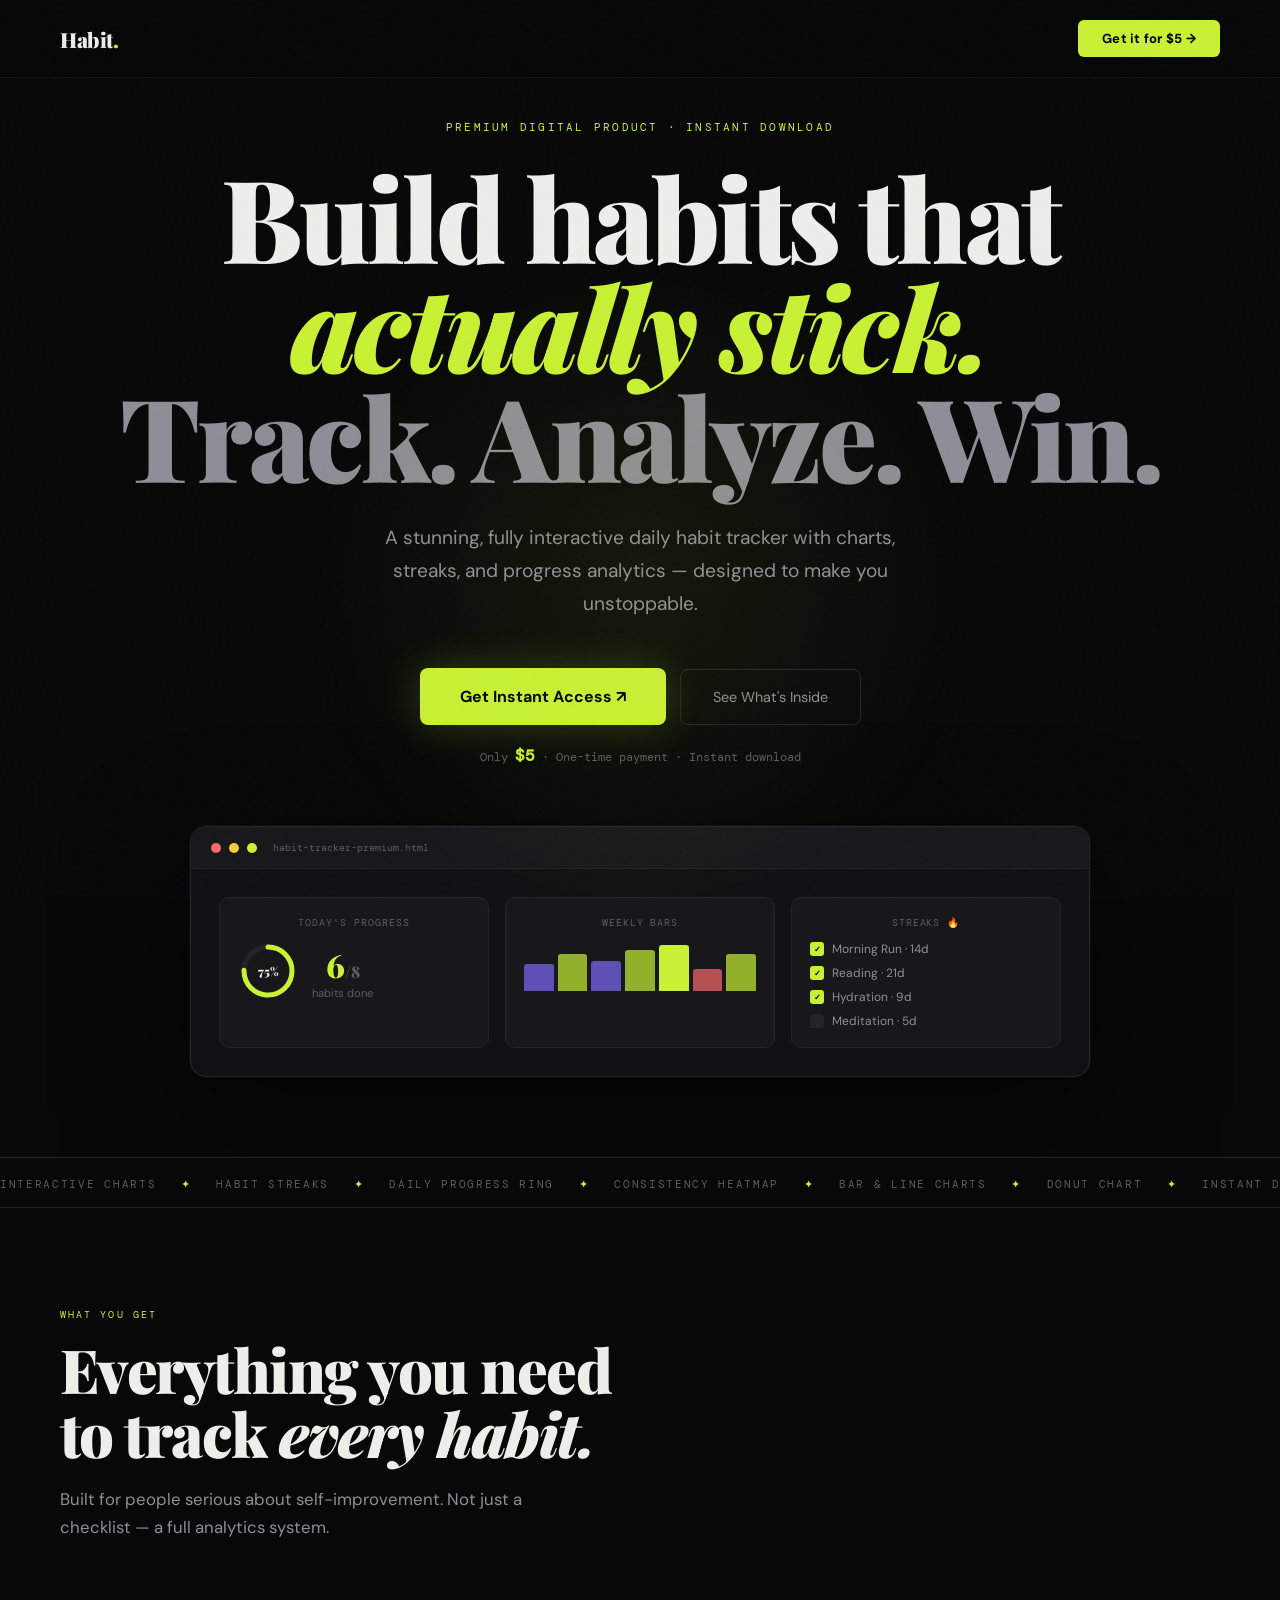
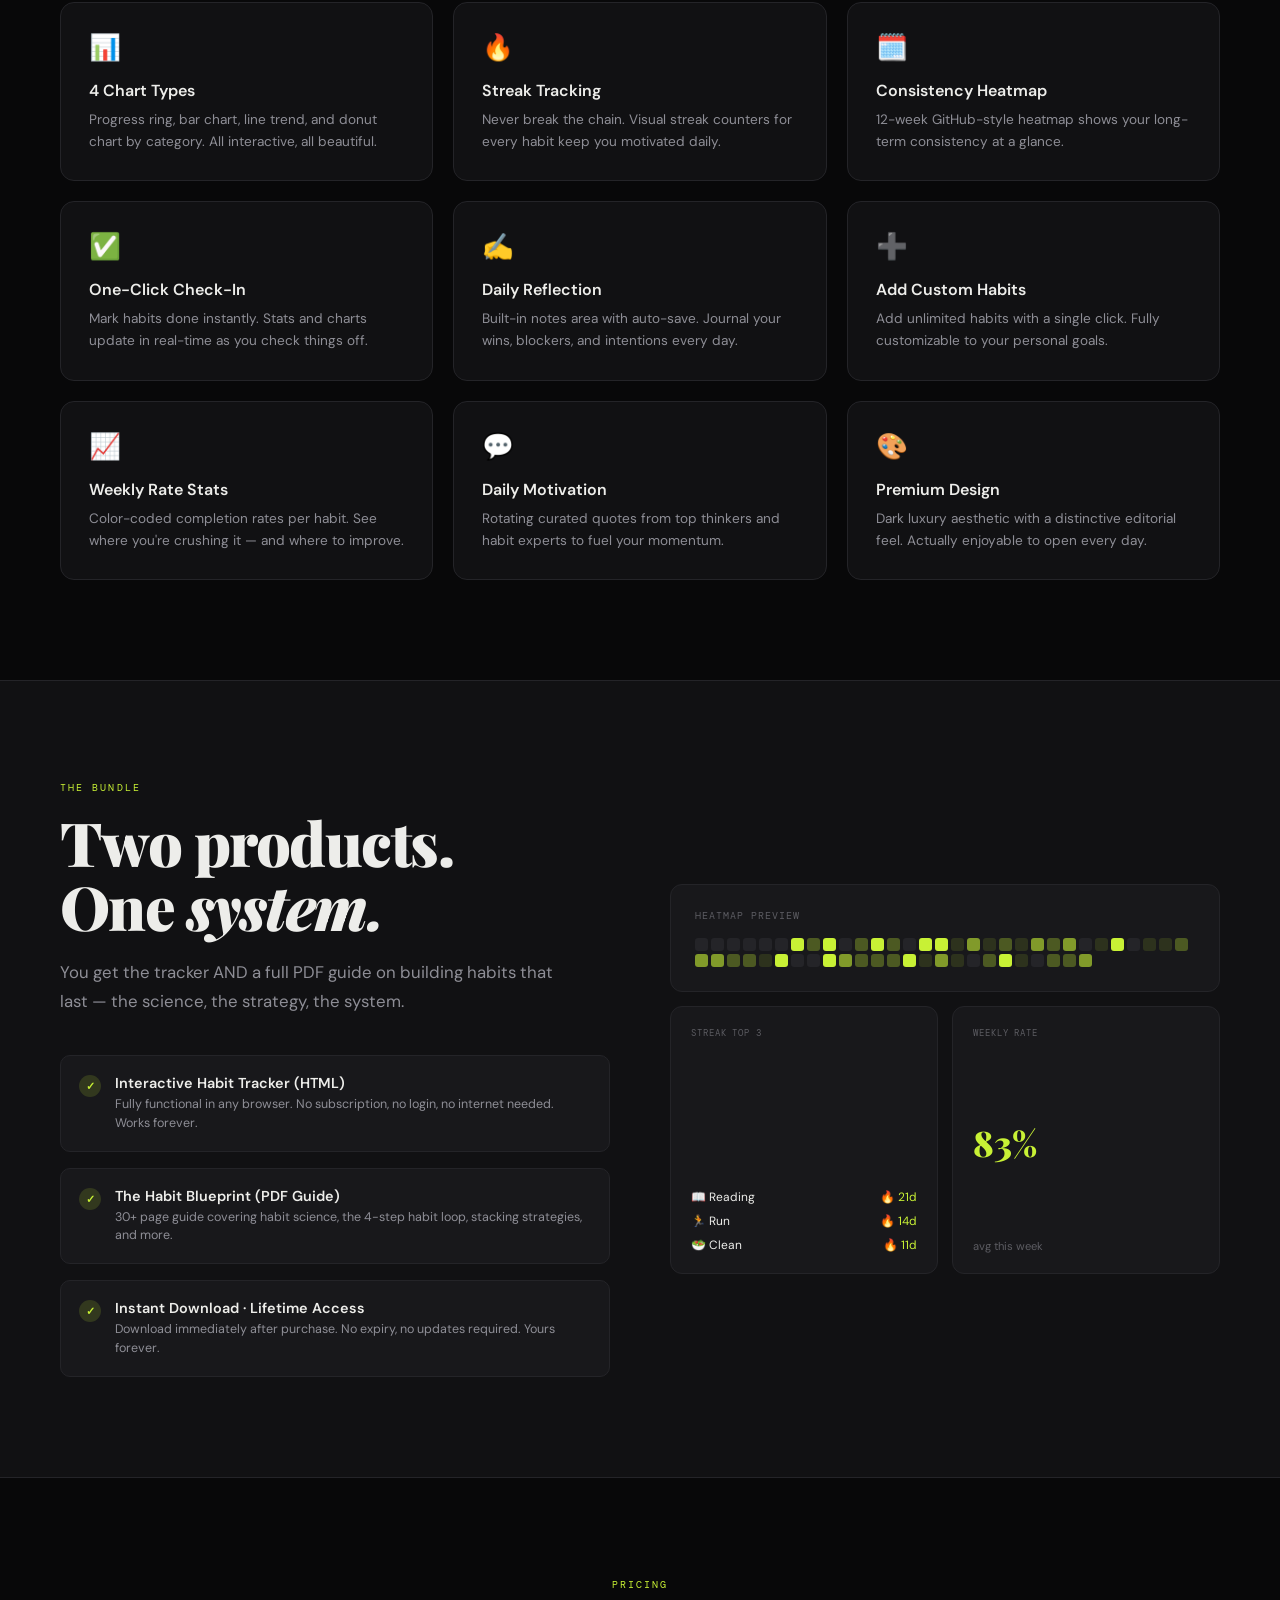
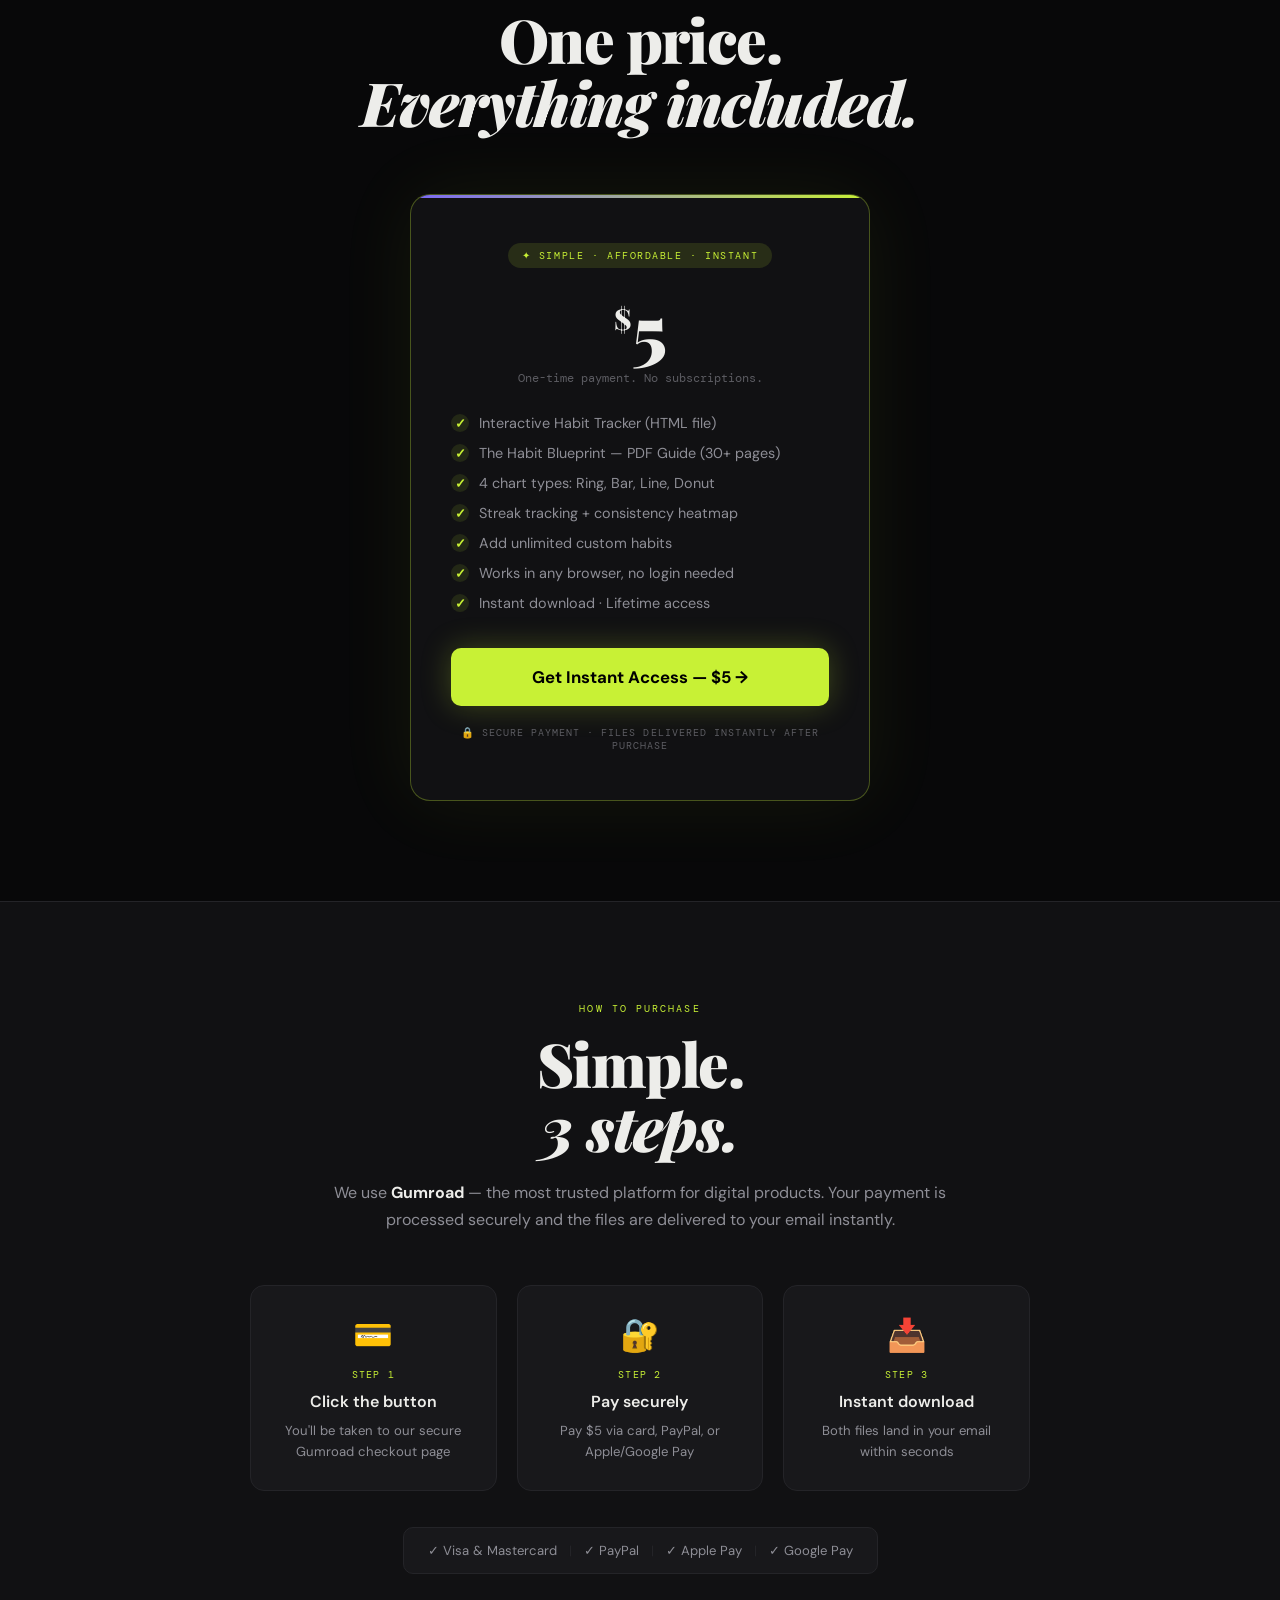
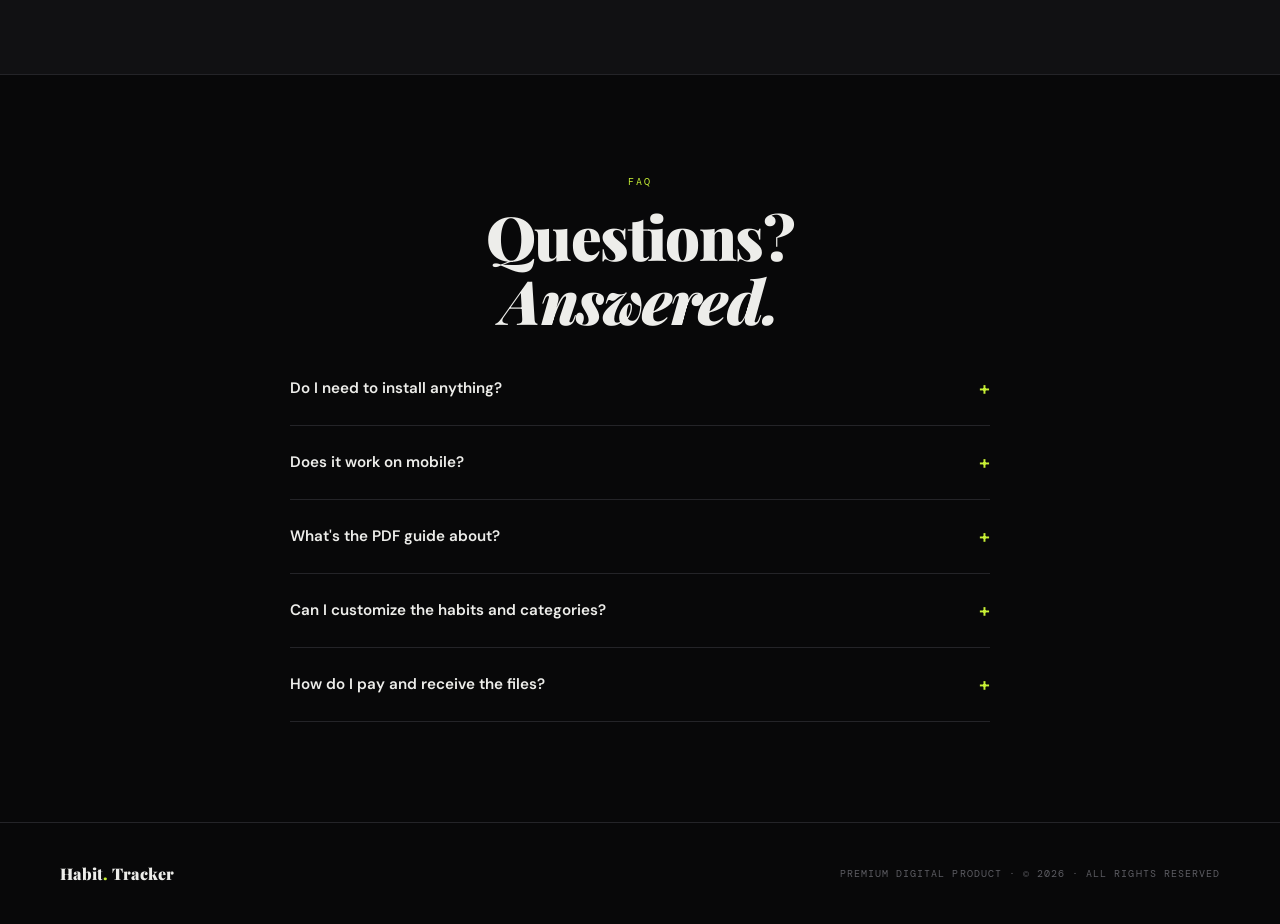
<file: landing-page (1).html>
<!DOCTYPE html>
<html lang="en">
<head>
<meta charset="UTF-8"/>
<meta name="viewport" content="width=device-width, initial-scale=1.0"/>
<title>Habit. Tracker — Premium Daily System</title>
<link href="https://fonts.googleapis.com/css2?family=Playfair+Display:ital,wght@0,400;0,700;0,900;1,400;1,700&family=DM+Mono:wght@300;400;500&family=DM+Sans:wght@300;400;500;600;700&display=swap" rel="stylesheet"/>
<style>
:root {
  --bg: #080809;
  --surface: #111113;
  --surface2: #18181b;
  --border: #242428;
  --accent: #c8f135;
  --accent2: #7c6af7;
  --text: #ededea;
  --muted: #5c5c62;
  --mid: #8e8e96;
}
*, *::before, *::after { box-sizing: border-box; margin: 0; padding: 0; }

html { scroll-behavior: smooth; }

body {
  background: var(--bg);
  color: var(--text);
  font-family: 'DM Sans', sans-serif;
  overflow-x: hidden;
}

/* ── NOISE OVERLAY ── */
body::before {
  content: '';
  position: fixed;
  inset: 0;
  background-image: url("data:image/svg+xml,%3Csvg viewBox='0 0 256 256' xmlns='http://www.w3.org/2000/svg'%3E%3Cfilter id='noise'%3E%3CfeTurbulence type='fractalNoise' baseFrequency='0.9' numOctaves='4' stitchTiles='stitch'/%3E%3C/filter%3E%3Crect width='100%25' height='100%25' filter='url(%23noise)' opacity='0.04'/%3E%3C/svg%3E");
  pointer-events: none;
  z-index: 1000;
  opacity: 0.4;
}

/* ── NAV ── */
nav {
  position: fixed; top: 0; left: 0; right: 0; z-index: 900;
  padding: 20px 60px;
  display: flex; align-items: center; justify-content: space-between;
  background: rgba(8,8,9,0.8);
  backdrop-filter: blur(20px);
  border-bottom: 1px solid rgba(255,255,255,0.04);
}
.nav-logo {
  font-family: 'Playfair Display', serif;
  font-size: 1.3rem;
  font-weight: 900;
  letter-spacing: -0.02em;
}
.nav-logo span { color: var(--accent); }
.nav-cta {
  background: var(--accent);
  color: #000;
  font-weight: 700;
  font-size: 0.82rem;
  padding: 10px 24px;
  border-radius: 6px;
  text-decoration: none;
  letter-spacing: 0.02em;
  transition: opacity 0.2s, transform 0.2s;
}
.nav-cta:hover { opacity: 0.85; transform: translateY(-1px); }

/* ── HERO ── */
.hero {
  min-height: 100vh;
  display: flex;
  flex-direction: column;
  align-items: center;
  justify-content: center;
  text-align: center;
  padding: 120px 40px 80px;
  position: relative;
  overflow: hidden;
}

/* Radial glow */
.hero::after {
  content: '';
  position: absolute;
  top: 20%;
  left: 50%;
  transform: translateX(-50%);
  width: 700px;
  height: 700px;
  background: radial-gradient(ellipse, rgba(200,241,53,0.07) 0%, transparent 70%);
  pointer-events: none;
}

.hero-eyebrow {
  font-family: 'DM Mono', monospace;
  font-size: 0.7rem;
  text-transform: uppercase;
  letter-spacing: 0.2em;
  color: var(--accent);
  margin-bottom: 28px;
  opacity: 0;
  animation: fadeUp 0.6s 0.1s ease both;
}

.hero h1 {
  font-family: 'Playfair Display', serif;
  font-size: clamp(3.5rem, 9vw, 8rem);
  font-weight: 900;
  line-height: 0.95;
  letter-spacing: -0.03em;
  margin-bottom: 32px;
  opacity: 0;
  animation: fadeUp 0.7s 0.2s ease both;
}
.hero h1 em { font-style: italic; color: var(--accent); }
.hero h1 .line2 { display: block; color: var(--mid); }

.hero-sub {
  font-size: clamp(1rem, 2vw, 1.2rem);
  color: var(--mid);
  max-width: 520px;
  line-height: 1.7;
  margin-bottom: 48px;
  opacity: 0;
  animation: fadeUp 0.7s 0.35s ease both;
}

.hero-actions {
  display: flex; gap: 14px; align-items: center; flex-wrap: wrap; justify-content: center;
  opacity: 0;
  animation: fadeUp 0.7s 0.45s ease both;
}

.btn-primary {
  background: var(--accent);
  color: #000;
  font-weight: 700;
  font-size: 1rem;
  padding: 18px 40px;
  border-radius: 8px;
  text-decoration: none;
  transition: all 0.2s;
  display: inline-flex; align-items: center; gap: 8px;
  box-shadow: 0 0 40px rgba(200,241,53,0.2);
}
.btn-primary:hover { transform: translateY(-2px); box-shadow: 0 8px 40px rgba(200,241,53,0.35); }

.btn-ghost {
  border: 1px solid var(--border);
  color: var(--mid);
  font-size: 0.9rem;
  padding: 18px 32px;
  border-radius: 8px;
  text-decoration: none;
  transition: all 0.2s;
}
.btn-ghost:hover { border-color: var(--mid); color: var(--text); }

.price-tag {
  font-family: 'DM Mono', monospace;
  font-size: 0.72rem;
  color: var(--muted);
  margin-top: 20px;
  opacity: 0;
  animation: fadeUp 0.7s 0.55s ease both;
}
.price-tag s { color: var(--muted); margin-right: 6px; }
.price-tag strong { color: var(--accent); font-size: 1rem; }

/* Preview mockup */
.hero-mockup {
  margin-top: 60px;
  width: min(900px, 92vw);
  background: var(--surface);
  border: 1px solid var(--border);
  border-radius: 16px;
  overflow: hidden;
  box-shadow: 0 40px 120px rgba(0,0,0,0.6), 0 0 0 1px rgba(255,255,255,0.04);
  opacity: 0;
  animation: fadeUp 0.9s 0.6s ease both;
}
.mockup-bar {
  background: var(--surface2);
  padding: 14px 20px;
  display: flex; align-items: center; gap: 8px;
  border-bottom: 1px solid var(--border);
}
.dot { width: 10px; height: 10px; border-radius: 50%; }
.dot.r { background: #f76a6a; }
.dot.y { background: #f5c842; }
.dot.g { background: var(--accent); }
.mockup-inner {
  padding: 28px;
  display: grid;
  grid-template-columns: 1fr 1fr 1fr;
  gap: 16px;
}
.mock-card {
  background: var(--surface2);
  border: 1px solid var(--border);
  border-radius: 10px;
  padding: 18px;
}
.mock-card-title { font-family: 'DM Mono', monospace; font-size: 0.6rem; text-transform: uppercase; letter-spacing: 0.1em; color: var(--muted); margin-bottom: 12px; }
.mock-num { font-family: 'Playfair Display', serif; font-size: 2rem; font-weight: 900; }
.mock-bar-row { display: flex; gap: 4px; align-items: flex-end; height: 50px; margin-top: 8px; }
.mock-bar { flex: 1; border-radius: 3px 3px 0 0; }
.mock-checks { display: flex; flex-direction: column; gap: 8px; margin-top: 4px; }
.mock-check { display: flex; align-items: center; gap: 8px; font-size: 0.75rem; color: var(--mid); }
.mock-check-box { width: 14px; height: 14px; border-radius: 3px; background: var(--accent); flex-shrink: 0; display: flex; align-items: center; justify-content: center; font-size: 0.5rem; color: #000; font-weight: 700; }
.mock-check-box.empty { background: var(--border); }

/* ── SECTIONS ── */
section { padding: 100px 60px; }
@media(max-width:768px){ section { padding: 60px 24px; } nav { padding: 16px 24px; } }

.section-label {
  font-family: 'DM Mono', monospace;
  font-size: 0.65rem;
  text-transform: uppercase;
  letter-spacing: 0.2em;
  color: var(--accent);
  margin-bottom: 16px;
  display: block;
}
.section-title {
  font-family: 'Playfair Display', serif;
  font-size: clamp(2.2rem, 5vw, 3.8rem);
  font-weight: 900;
  line-height: 1.05;
  letter-spacing: -0.025em;
  margin-bottom: 20px;
}
.section-sub {
  color: var(--mid);
  font-size: 1.05rem;
  line-height: 1.7;
  max-width: 520px;
}

/* ── FEATURES ── */
.features-grid {
  display: grid;
  grid-template-columns: repeat(3, 1fr);
  gap: 20px;
  margin-top: 60px;
}
@media(max-width:900px){ .features-grid { grid-template-columns: 1fr 1fr; } }
@media(max-width:600px){ .features-grid { grid-template-columns: 1fr; } }

.feature-card {
  background: var(--surface);
  border: 1px solid var(--border);
  border-radius: 14px;
  padding: 28px;
  transition: border-color 0.2s, transform 0.2s;
}
.feature-card:hover { border-color: rgba(200,241,53,0.3); transform: translateY(-3px); }
.feature-icon {
  font-size: 1.6rem;
  margin-bottom: 16px;
  display: block;
}
.feature-card h3 {
  font-size: 1rem;
  font-weight: 600;
  margin-bottom: 8px;
}
.feature-card p {
  font-size: 0.85rem;
  color: var(--mid);
  line-height: 1.6;
}

/* ── WHAT'S INSIDE ── */
.inside-section {
  background: var(--surface);
  border-top: 1px solid var(--border);
  border-bottom: 1px solid var(--border);
}
.inside-grid {
  display: grid;
  grid-template-columns: 1fr 1fr;
  gap: 60px;
  align-items: center;
}
@media(max-width:768px){ .inside-grid { grid-template-columns: 1fr; } }

.inside-list { margin-top: 40px; display: flex; flex-direction: column; gap: 16px; }
.inside-item {
  display: flex; align-items: flex-start; gap: 14px;
  padding: 18px;
  background: var(--surface2);
  border: 1px solid var(--border);
  border-radius: 10px;
}
.inside-check {
  width: 22px; height: 22px; border-radius: 50%;
  background: rgba(200,241,53,0.15);
  color: var(--accent);
  font-size: 0.7rem;
  display: flex; align-items: center; justify-content: center;
  flex-shrink: 0; margin-top: 1px;
  font-weight: 700;
}
.inside-item h4 { font-size: 0.9rem; font-weight: 600; margin-bottom: 3px; }
.inside-item p { font-size: 0.78rem; color: var(--mid); line-height: 1.5; }

/* Big visual right side */
.inside-visual {
  display: grid;
  grid-template-columns: 1fr 1fr;
  gap: 14px;
}
.vis-card {
  background: var(--surface2);
  border: 1px solid var(--border);
  border-radius: 12px;
  padding: 20px;
  aspect-ratio: 1;
  display: flex; flex-direction: column; justify-content: space-between;
}
.vis-card:first-child { grid-column: span 2; aspect-ratio: auto; }

/* ── TESTIMONIALS ── */
.testi-grid {
  display: grid;
  grid-template-columns: repeat(3, 1fr);
  gap: 20px;
  margin-top: 60px;
}
@media(max-width:900px){ .testi-grid { grid-template-columns: 1fr 1fr; } }
@media(max-width:600px){ .testi-grid { grid-template-columns: 1fr; } }

.testi-card {
  background: var(--surface);
  border: 1px solid var(--border);
  border-radius: 14px;
  padding: 28px;
}
.stars { color: var(--accent); font-size: 0.85rem; margin-bottom: 14px; letter-spacing: 2px; }
.testi-text {
  font-size: 0.88rem;
  line-height: 1.7;
  color: var(--mid);
  margin-bottom: 20px;
  font-style: italic;
}
.testi-author {
  display: flex; align-items: center; gap: 10px;
}
.testi-avatar {
  width: 36px; height: 36px; border-radius: 50%;
  background: linear-gradient(135deg, var(--accent2), var(--accent));
  display: flex; align-items: center; justify-content: center;
  font-size: 0.8rem; font-weight: 700; color: #000;
  flex-shrink: 0;
}
.testi-name { font-size: 0.82rem; font-weight: 600; }
.testi-handle { font-size: 0.72rem; color: var(--muted); font-family: 'DM Mono', monospace; }

/* ── PRICING ── */
.pricing-section { text-align: center; }
.pricing-card {
  max-width: 460px;
  margin: 60px auto 0;
  background: var(--surface);
  border: 1px solid rgba(200,241,53,0.3);
  border-radius: 20px;
  padding: 48px 40px;
  position: relative;
  overflow: hidden;
  box-shadow: 0 0 80px rgba(200,241,53,0.07);
}
.pricing-card::before {
  content: '';
  position: absolute;
  top: 0; left: 0; right: 0;
  height: 3px;
  background: linear-gradient(90deg, var(--accent2), var(--accent));
}
.pricing-badge {
  display: inline-block;
  background: rgba(200,241,53,0.12);
  color: var(--accent);
  font-family: 'DM Mono', monospace;
  font-size: 0.65rem;
  text-transform: uppercase;
  letter-spacing: 0.15em;
  padding: 6px 14px;
  border-radius: 20px;
  margin-bottom: 24px;
}
.pricing-price {
  font-family: 'Playfair Display', serif;
  font-size: 4.5rem;
  font-weight: 900;
  line-height: 1;
  margin-bottom: 6px;
}
.pricing-price sup { font-size: 1.8rem; vertical-align: top; margin-top: 12px; display: inline-block; }
.pricing-original {
  font-family: 'DM Mono', monospace;
  font-size: 0.8rem;
  color: var(--muted);
  text-decoration: line-through;
  margin-bottom: 28px;
}
.pricing-items {
  list-style: none;
  text-align: left;
  margin-bottom: 36px;
  display: flex;
  flex-direction: column;
  gap: 12px;
}
.pricing-items li {
  display: flex; align-items: center; gap: 10px;
  font-size: 0.9rem; color: var(--mid);
}
.pricing-items li::before {
  content: '✓';
  color: var(--accent);
  font-weight: 700;
  font-size: 0.8rem;
  width: 18px; height: 18px;
  background: rgba(200,241,53,0.1);
  border-radius: 50%;
  display: flex; align-items: center; justify-content: center;
  flex-shrink: 0;
}
.pricing-btn {
  display: block;
  width: 100%;
  background: var(--accent);
  color: #000;
  font-weight: 700;
  font-size: 1.05rem;
  padding: 18px;
  border-radius: 10px;
  text-decoration: none;
  text-align: center;
  transition: all 0.2s;
  box-shadow: 0 0 30px rgba(200,241,53,0.25);
}
.pricing-btn:hover { transform: translateY(-2px); box-shadow: 0 8px 40px rgba(200,241,53,0.4); }
.pricing-note {
  font-family: 'DM Mono', monospace;
  font-size: 0.65rem;
  color: var(--muted);
  text-transform: uppercase;
  letter-spacing: 0.1em;
  margin-top: 20px;
}

/* ── FAQ ── */
.faq-section { max-width: 700px; margin: 0 auto; }
.faq-item {
  border-bottom: 1px solid var(--border);
  padding: 24px 0;
  cursor: pointer;
}
.faq-q {
  display: flex; align-items: center; justify-content: space-between;
  font-size: 0.95rem; font-weight: 600;
}
.faq-icon { font-size: 1.2rem; color: var(--accent); transition: transform 0.2s; }
.faq-a {
  font-size: 0.85rem;
  color: var(--mid);
  line-height: 1.7;
  max-height: 0;
  overflow: hidden;
  transition: max-height 0.3s ease, margin-top 0.2s;
}
.faq-item.open .faq-a { max-height: 200px; margin-top: 14px; }
.faq-item.open .faq-icon { transform: rotate(45deg); }

/* ── FOOTER ── */
footer {
  border-top: 1px solid var(--border);
  padding: 40px 60px;
  display: flex; align-items: center; justify-content: space-between;
  flex-wrap: wrap; gap: 20px;
}
.footer-logo { font-family: 'Playfair Display', serif; font-weight: 900; }
.footer-logo span { color: var(--accent); }
.footer-note { font-family: 'DM Mono', monospace; font-size: 0.65rem; color: var(--muted); text-transform: uppercase; letter-spacing: 0.1em; }

/* ── ANIMATIONS ── */
@keyframes fadeUp {
  from { opacity: 0; transform: translateY(20px); }
  to { opacity: 1; transform: translateY(0); }
}
.reveal {
  opacity: 0;
  transform: translateY(24px);
  transition: opacity 0.6s ease, transform 0.6s ease;
}
.reveal.visible { opacity: 1; transform: translateY(0); }

/* ── DIVIDER ── */
.marquee-strip {
  border-top: 1px solid var(--border);
  border-bottom: 1px solid var(--border);
  padding: 14px 0;
  overflow: hidden;
  white-space: nowrap;
}
.marquee-inner {
  display: inline-block;
  animation: marquee 22s linear infinite;
  font-family: 'DM Mono', monospace;
  font-size: 0.7rem;
  text-transform: uppercase;
  letter-spacing: 0.15em;
  color: var(--muted);
}
@keyframes marquee { from { transform: translateX(0); } to { transform: translateX(-50%); } }
.marquee-sep { color: var(--accent); margin: 0 16px; }
</style>
</head>
<body>

<!-- NAV -->
<nav>
  <div class="nav-logo">Habit<span>.</span></div>
  <a href="#pricing" class="nav-cta">Get it for $5 →</a>
</nav>

<!-- HERO -->
<section class="hero">
  <div class="hero-eyebrow">Premium Digital Product · Instant Download</div>
  <h1>Build habits that<em><br>actually stick.</em><span class="line2">Track. Analyze. Win.</span></h1>
  <p class="hero-sub">A stunning, fully interactive daily habit tracker with charts, streaks, and progress analytics — designed to make you unstoppable.</p>
  <div class="hero-actions">
    <a href="#pricing" class="btn-primary">Get Instant Access ↗</a>
    <a href="#features" class="btn-ghost">See What's Inside</a>
  </div>
  <div class="price-tag">Only <strong>$5</strong> · One-time payment · Instant download</div>

  <!-- MOCKUP -->
  <div class="hero-mockup">
    <div class="mockup-bar">
      <div class="dot r"></div><div class="dot y"></div><div class="dot g"></div>
      <span style="font-family:'DM Mono',monospace;font-size:0.65rem;color:var(--muted);margin-left:8px">habit-tracker-premium.html</span>
    </div>
    <div class="mockup-inner">
      <div class="mock-card">
        <div class="mock-card-title">Today's Progress</div>
        <div style="display:flex;align-items:center;gap:14px">
          <svg width="60" height="60" viewBox="0 0 60 60">
            <circle cx="30" cy="30" r="24" fill="none" stroke="#242428" stroke-width="5"/>
            <circle cx="30" cy="30" r="24" fill="none" stroke="#c8f135" stroke-width="5" stroke-dasharray="150.8" stroke-dashoffset="37.7" stroke-linecap="round" transform="rotate(-90 30 30)"/>
            <text x="30" y="35" text-anchor="middle" font-family="Playfair Display" font-size="12" font-weight="900" fill="#ededea">75%</text>
          </svg>
          <div>
            <div class="mock-num" style="color:var(--accent)">6<span style="font-size:1rem;color:var(--muted)">/8</span></div>
            <div style="font-size:0.7rem;color:var(--muted)">habits done</div>
          </div>
        </div>
      </div>
      <div class="mock-card">
        <div class="mock-card-title">Weekly Bars</div>
        <div class="mock-bar-row">
          <div class="mock-bar" style="height:55%;background:#7c6af7;opacity:.7"></div>
          <div class="mock-bar" style="height:75%;background:#c8f135;opacity:.7"></div>
          <div class="mock-bar" style="height:60%;background:#7c6af7;opacity:.7"></div>
          <div class="mock-bar" style="height:83%;background:#c8f135;opacity:.7"></div>
          <div class="mock-bar" style="height:92%;background:#c8f135"></div>
          <div class="mock-bar" style="height:45%;background:#f76a6a;opacity:.7"></div>
          <div class="mock-bar" style="height:75%;background:#c8f135;opacity:.7"></div>
        </div>
      </div>
      <div class="mock-card">
        <div class="mock-card-title">Streaks 🔥</div>
        <div class="mock-checks">
          <div class="mock-check"><div class="mock-check-box">✓</div>Morning Run · 14d</div>
          <div class="mock-check"><div class="mock-check-box">✓</div>Reading · 21d</div>
          <div class="mock-check"><div class="mock-check-box">✓</div>Hydration · 9d</div>
          <div class="mock-check"><div class="mock-check-box empty"></div>Meditation · 5d</div>
        </div>
      </div>
    </div>
  </div>
</section>

<!-- MARQUEE -->
<div class="marquee-strip">
  <div class="marquee-inner">
    Interactive Charts <span class="marquee-sep">✦</span> Habit Streaks <span class="marquee-sep">✦</span> Daily Progress Ring <span class="marquee-sep">✦</span> Consistency Heatmap <span class="marquee-sep">✦</span> Bar &amp; Line Charts <span class="marquee-sep">✦</span> Donut Chart <span class="marquee-sep">✦</span> Instant Download <span class="marquee-sep">✦</span> No Code Needed <span class="marquee-sep">✦</span> Lifetime Access <span class="marquee-sep">✦</span>
    Interactive Charts <span class="marquee-sep">✦</span> Habit Streaks <span class="marquee-sep">✦</span> Daily Progress Ring <span class="marquee-sep">✦</span> Consistency Heatmap <span class="marquee-sep">✦</span> Bar &amp; Line Charts <span class="marquee-sep">✦</span> Donut Chart <span class="marquee-sep">✦</span> Instant Download <span class="marquee-sep">✦</span> No Code Needed <span class="marquee-sep">✦</span> Lifetime Access <span class="marquee-sep">✦</span>
  </div>
</div>

<!-- FEATURES -->
<section id="features">
  <div class="reveal">
    <span class="section-label">What You Get</span>
    <h2 class="section-title">Everything you need<br>to track <em>every habit.</em></h2>
    <p class="section-sub">Built for people serious about self-improvement. Not just a checklist — a full analytics system.</p>
  </div>
  <div class="features-grid">
    <div class="feature-card reveal">
      <span class="feature-icon">📊</span>
      <h3>4 Chart Types</h3>
      <p>Progress ring, bar chart, line trend, and donut chart by category. All interactive, all beautiful.</p>
    </div>
    <div class="feature-card reveal">
      <span class="feature-icon">🔥</span>
      <h3>Streak Tracking</h3>
      <p>Never break the chain. Visual streak counters for every habit keep you motivated daily.</p>
    </div>
    <div class="feature-card reveal">
      <span class="feature-icon">🗓️</span>
      <h3>Consistency Heatmap</h3>
      <p>12-week GitHub-style heatmap shows your long-term consistency at a glance.</p>
    </div>
    <div class="feature-card reveal">
      <span class="feature-icon">✅</span>
      <h3>One-Click Check-In</h3>
      <p>Mark habits done instantly. Stats and charts update in real-time as you check things off.</p>
    </div>
    <div class="feature-card reveal">
      <span class="feature-icon">✍️</span>
      <h3>Daily Reflection</h3>
      <p>Built-in notes area with auto-save. Journal your wins, blockers, and intentions every day.</p>
    </div>
    <div class="feature-card reveal">
      <span class="feature-icon">➕</span>
      <h3>Add Custom Habits</h3>
      <p>Add unlimited habits with a single click. Fully customizable to your personal goals.</p>
    </div>
    <div class="feature-card reveal">
      <span class="feature-icon">📈</span>
      <h3>Weekly Rate Stats</h3>
      <p>Color-coded completion rates per habit. See where you're crushing it — and where to improve.</p>
    </div>
    <div class="feature-card reveal">
      <span class="feature-icon">💬</span>
      <h3>Daily Motivation</h3>
      <p>Rotating curated quotes from top thinkers and habit experts to fuel your momentum.</p>
    </div>
    <div class="feature-card reveal">
      <span class="feature-icon">🎨</span>
      <h3>Premium Design</h3>
      <p>Dark luxury aesthetic with a distinctive editorial feel. Actually enjoyable to open every day.</p>
    </div>
  </div>
</section>

<!-- WHAT'S INSIDE -->
<section class="inside-section">
  <div class="inside-grid">
    <div class="reveal">
      <span class="section-label">The Bundle</span>
      <h2 class="section-title">Two products.<br>One <em>system.</em></h2>
      <p class="section-sub">You get the tracker AND a full PDF guide on building habits that last — the science, the strategy, the system.</p>
      <div class="inside-list">
        <div class="inside-item">
          <div class="inside-check">✓</div>
          <div>
            <h4>Interactive Habit Tracker (HTML)</h4>
            <p>Fully functional in any browser. No subscription, no login, no internet needed. Works forever.</p>
          </div>
        </div>
        <div class="inside-item">
          <div class="inside-check">✓</div>
          <div>
            <h4>The Habit Blueprint (PDF Guide)</h4>
            <p>30+ page guide covering habit science, the 4-step habit loop, stacking strategies, and more.</p>
          </div>
        </div>
        <div class="inside-item">
          <div class="inside-check">✓</div>
          <div>
            <h4>Instant Download · Lifetime Access</h4>
            <p>Download immediately after purchase. No expiry, no updates required. Yours forever.</p>
          </div>
        </div>
      </div>
    </div>
    <div class="inside-visual reveal">
      <div class="vis-card" style="grid-column:span 2;padding:24px">
        <div style="font-family:'DM Mono',monospace;font-size:0.62rem;text-transform:uppercase;letter-spacing:.1em;color:var(--muted);margin-bottom:16px">Heatmap Preview</div>
        <div style="display:flex;gap:3px;flex-wrap:wrap">
          <script>
            // Generate heatmap preview cells inline
            const lvls=['','background:rgba(200,241,53,.12)','background:rgba(200,241,53,.3)','background:rgba(200,241,53,.6)','background:#c8f135'];
            for(let i=0;i<56;i++){
              const l=i<6?0:Math.floor(Math.random()*5);
              document.write(`<div style="width:13px;height:13px;border-radius:3px;background:var(--border);${l?lvls[l]:''}"></div>`);
            }
          </script>
        </div>
      </div>
      <div class="vis-card">
        <div style="font-family:'DM Mono',monospace;font-size:0.58rem;text-transform:uppercase;letter-spacing:.1em;color:var(--muted);margin-bottom:10px">Streak Top 3</div>
        <div style="display:flex;flex-direction:column;gap:8px;font-size:0.75rem">
          <div style="display:flex;justify-content:space-between"><span>📖 Reading</span><span style="color:var(--accent)">🔥 21d</span></div>
          <div style="display:flex;justify-content:space-between"><span>🏃 Run</span><span style="color:var(--accent)">🔥 14d</span></div>
          <div style="display:flex;justify-content:space-between"><span>🥗 Clean</span><span style="color:var(--accent)">🔥 11d</span></div>
        </div>
      </div>
      <div class="vis-card">
        <div style="font-family:'DM Mono',monospace;font-size:0.58rem;text-transform:uppercase;letter-spacing:.1em;color:var(--muted);margin-bottom:10px">Weekly Rate</div>
        <div style="font-family:'Playfair Display',serif;font-size:2.2rem;font-weight:900;color:var(--accent)">83%</div>
        <div style="font-size:0.7rem;color:var(--muted);margin-top:4px">avg this week</div>
      </div>
    </div>
  </div>
</section>



<!-- PRICING -->
<section id="pricing" class="pricing-section">
  <div class="reveal">
    <span class="section-label">Pricing</span>
    <h2 class="section-title">One price.<br><em>Everything included.</em></h2>
  </div>
  <div class="pricing-card reveal">
    <div class="pricing-badge">✦ Simple · Affordable · Instant</div>
    <div class="pricing-price"><sup>$</sup>5</div>
    <div style="font-family:'DM Mono',monospace;font-size:0.75rem;color:var(--muted);margin-bottom:28px">One-time payment. No subscriptions.</div>
    <ul class="pricing-items">
      <li>Interactive Habit Tracker (HTML file)</li>
      <li>The Habit Blueprint — PDF Guide (30+ pages)</li>
      <li>4 chart types: Ring, Bar, Line, Donut</li>
      <li>Streak tracking + consistency heatmap</li>
      <li>Add unlimited custom habits</li>
      <li>Works in any browser, no login needed</li>
      <li>Instant download · Lifetime access</li>
    </ul>
    <a href="#how-to-pay" class="pricing-btn">Get Instant Access — $5 →</a>
    <div class="pricing-note">🔒 Secure payment · Files delivered instantly after purchase</div>
  </div>
</section>

<!-- HOW TO PAY -->
<section id="how-to-pay" style="background:var(--surface);border-top:1px solid var(--border);border-bottom:1px solid var(--border)">
  <div style="max-width:680px;margin:0 auto;text-align:center" class="reveal">
    <span class="section-label">How to Purchase</span>
    <h2 class="section-title">Simple.<br><em>3 steps.</em></h2>
    <p style="color:var(--mid);font-size:1rem;line-height:1.7;margin-bottom:52px">We use <strong style="color:var(--text)">Gumroad</strong> — the most trusted platform for digital products. Your payment is processed securely and the files are delivered to your email instantly.</p>
  </div>
  <div style="display:grid;grid-template-columns:repeat(3,1fr);gap:20px;max-width:780px;margin:0 auto" class="reveal">
    <div style="background:var(--surface2);border:1px solid var(--border);border-radius:14px;padding:28px;text-align:center">
      <div style="font-size:2rem;margin-bottom:12px">💳</div>
      <div style="font-family:'DM Mono',monospace;font-size:0.65rem;color:var(--accent);text-transform:uppercase;letter-spacing:.12em;margin-bottom:10px">Step 1</div>
      <div style="font-weight:600;margin-bottom:8px">Click the button</div>
      <div style="font-size:0.82rem;color:var(--mid);line-height:1.6">You'll be taken to our secure Gumroad checkout page</div>
    </div>
    <div style="background:var(--surface2);border:1px solid var(--border);border-radius:14px;padding:28px;text-align:center">
      <div style="font-size:2rem;margin-bottom:12px">🔐</div>
      <div style="font-family:'DM Mono',monospace;font-size:0.65rem;color:var(--accent);text-transform:uppercase;letter-spacing:.12em;margin-bottom:10px">Step 2</div>
      <div style="font-weight:600;margin-bottom:8px">Pay securely</div>
      <div style="font-size:0.82rem;color:var(--mid);line-height:1.6">Pay $5 via card, PayPal, or Apple/Google Pay</div>
    </div>
    <div style="background:var(--surface2);border:1px solid var(--border);border-radius:14px;padding:28px;text-align:center">
      <div style="font-size:2rem;margin-bottom:12px">📥</div>
      <div style="font-family:'DM Mono',monospace;font-size:0.65rem;color:var(--accent);text-transform:uppercase;letter-spacing:.12em;margin-bottom:10px">Step 3</div>
      <div style="font-weight:600;margin-bottom:8px">Instant download</div>
      <div style="font-size:0.82rem;color:var(--mid);line-height:1.6">Both files land in your email within seconds</div>
    </div>
  </div>
  <div style="text-align:center;margin-top:36px" class="reveal">
    <div style="display:inline-flex;align-items:center;gap:12px;background:var(--surface2);border:1px solid var(--border);border-radius:10px;padding:14px 24px;font-size:0.82rem;color:var(--mid)">
      <span>✓ Visa &amp; Mastercard</span>
      <span style="color:var(--border)">|</span>
      <span>✓ PayPal</span>
      <span style="color:var(--border)">|</span>
      <span>✓ Apple Pay</span>
      <span style="color:var(--border)">|</span>
      <span>✓ Google Pay</span>
    </div>
  </div>
</section>

<!-- FAQ -->
<section>
  <div class="faq-section">
    <div class="reveal" style="text-align:center;margin-bottom:20px">
      <span class="section-label">FAQ</span>
      <h2 class="section-title">Questions?<br><em>Answered.</em></h2>
    </div>
    <div class="faq-item reveal" onclick="toggleFaq(this)">
      <div class="faq-q">Do I need to install anything? <span class="faq-icon">+</span></div>
      <div class="faq-a">No. The tracker is a single HTML file that opens directly in any web browser — Chrome, Safari, Firefox, Edge. No subscriptions, no accounts, no internet connection needed to use it.</div>
    </div>
    <div class="faq-item reveal" onclick="toggleFaq(this)">
      <div class="faq-q">Does it work on mobile? <span class="faq-icon">+</span></div>
      <div class="faq-a">Yes! The layout is fully responsive and works on phones and tablets. Just open the HTML file in your mobile browser and it adapts automatically.</div>
    </div>
    <div class="faq-item reveal" onclick="toggleFaq(this)">
      <div class="faq-q">What's the PDF guide about? <span class="faq-icon">+</span></div>
      <div class="faq-a">The Habit Blueprint is a 30+ page science-based guide covering habit formation psychology, the 4-step habit loop, habit stacking, how to overcome breaking streaks, and how to use the tracker effectively.</div>
    </div>
    <div class="faq-item reveal" onclick="toggleFaq(this)">
      <div class="faq-q">Can I customize the habits and categories? <span class="faq-icon">+</span></div>
      <div class="faq-a">Absolutely. You can add, remove, and rename habits directly inside the tracker. The categories and colors can be changed with basic text editing if you want to fully personalize it.</div>
    </div>
    <div class="faq-item reveal" onclick="toggleFaq(this)">
      <div class="faq-q">How do I pay and receive the files? <span class="faq-icon">+</span></div>
      <div class="faq-a">We use Gumroad — a trusted platform used by thousands of creators. You can pay with Visa, Mastercard, PayPal, Apple Pay, or Google Pay. After payment, both files (the tracker + PDF guide) are sent to your email instantly.</div>
    </div>
  </div>
</section>

<!-- FOOTER -->
<footer>
  <div class="footer-logo">Habit<span>.</span> Tracker</div>
  <div class="footer-note">Premium Digital Product · © 2026 · All rights reserved</div>
</footer>

<script>
// Reveal on scroll
const reveals = document.querySelectorAll('.reveal');
const obs = new IntersectionObserver((entries) => {
  entries.forEach((e, i) => {
    if (e.isIntersecting) {
      setTimeout(() => e.target.classList.add('visible'), 60);
      obs.unobserve(e.target);
    }
  });
}, { threshold: 0.1 });
reveals.forEach(r => obs.observe(r));

// FAQ
function toggleFaq(item) {
  const wasOpen = item.classList.contains('open');
  document.querySelectorAll('.faq-item').forEach(i => i.classList.remove('open'));
  if (!wasOpen) item.classList.add('open');
}
</script>
</body>
</html>
</file>
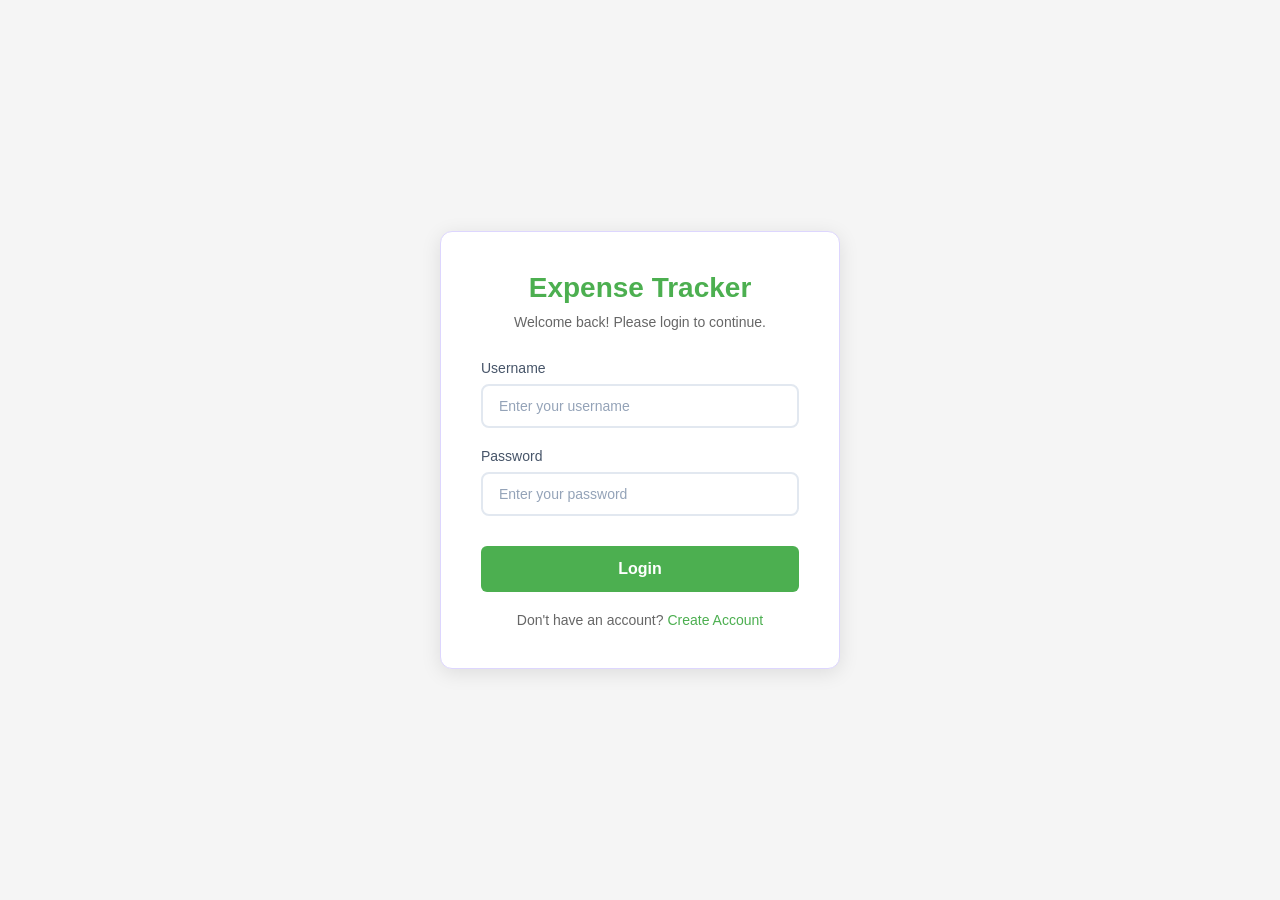
<file: expenses tracking/admin.html>
<!DOCTYPE html>
<html lang="en">
<head>
    <meta charset="UTF-8">
    <meta name="viewport" content="width=device-width, initial-scale=1.0">
    <title>Admin Dashboard - Expense Tracker</title>
    <link rel="stylesheet" href="style.css">
    <style>
        body {
            font-family: Arial, sans-serif;
            background: #f5f5f5;
        }
        .navbar {
            display: flex;
            justify-content: space-between;
            align-items: center;
            padding: 15px 30px;
            background: #333;
            color: white;
        }
        .nav-btn {
            color: white;
            text-decoration: none;
            cursor: pointer;
        }
        .container {
            padding: 30px;
            max-width: 1000px;
            margin: 0 auto;
        }
        .section-card {
            background: white;
            padding: 25px;
            border-radius: 12px;
            box-shadow: 0 2px 10px rgba(0,0,0,0.1);
            margin-bottom: 30px;
        }
        h2 { margin-top: 0; color: #333; border-bottom: 2px solid #eee; padding-bottom: 10px; }
        table {
            width: 100%;
            border-collapse: collapse;
            margin-top: 15px;
        }
        th, td {
            padding: 12px;
            text-align: left;
            border-bottom: 1px solid #eee;
        }
        th {
            background-color: #f8f9fa;
            font-weight: 600;
            color: #555;
        }
        tr:hover { background-color: #f9f9f9; }
        .badge {
            padding: 4px 8px;
            border-radius: 4px;
            font-size: 12px;
            font-weight: bold;
        }
        .badge.income { background: #e8f5e9; color: #2e7d32; }
        .badge.expense { background: #ffebee; color: #c62828; }
    </style>
</head>
<body>
    <nav class="navbar">
        <div class="nav-brand">
            <h2>🛡️ Admin Panel</h2>
        </div>
        <div class="nav-menu">
            <span id="logout-btn" class="nav-btn">Logout</span>
        </div>
    </nav>

    <div class="container">
        <!-- Users Section -->
        <div class="section-card">
            <h2>Registered Users</h2>
            <table>
                <thead>
                    <tr>
                        <th>Username</th>
                        <th>Password</th>
                        <th>Plan</th>
                    </tr>
                </thead>
                <tbody id="admin-users-body">
                    <!-- Populated by JS -->
                </tbody>
            </table>
        </div>

        <!-- Transactions Section -->
        <div class="section-card">
            <h2>All User Transactions</h2>
            <table>
                <thead>
                    <tr>
                        <th>User</th>
                        <th>Type</th>
                        <th>Description</th>
                        <th>Amount</th>
                        <th>Date</th>
                    </tr>
                </thead>
                <tbody id="admin-transactions-body">
                    <!-- Populated by JS -->
                </tbody>
            </table>
        </div>
    </div>

    <script src="script.js"></script>
</body>
</html>
</file>
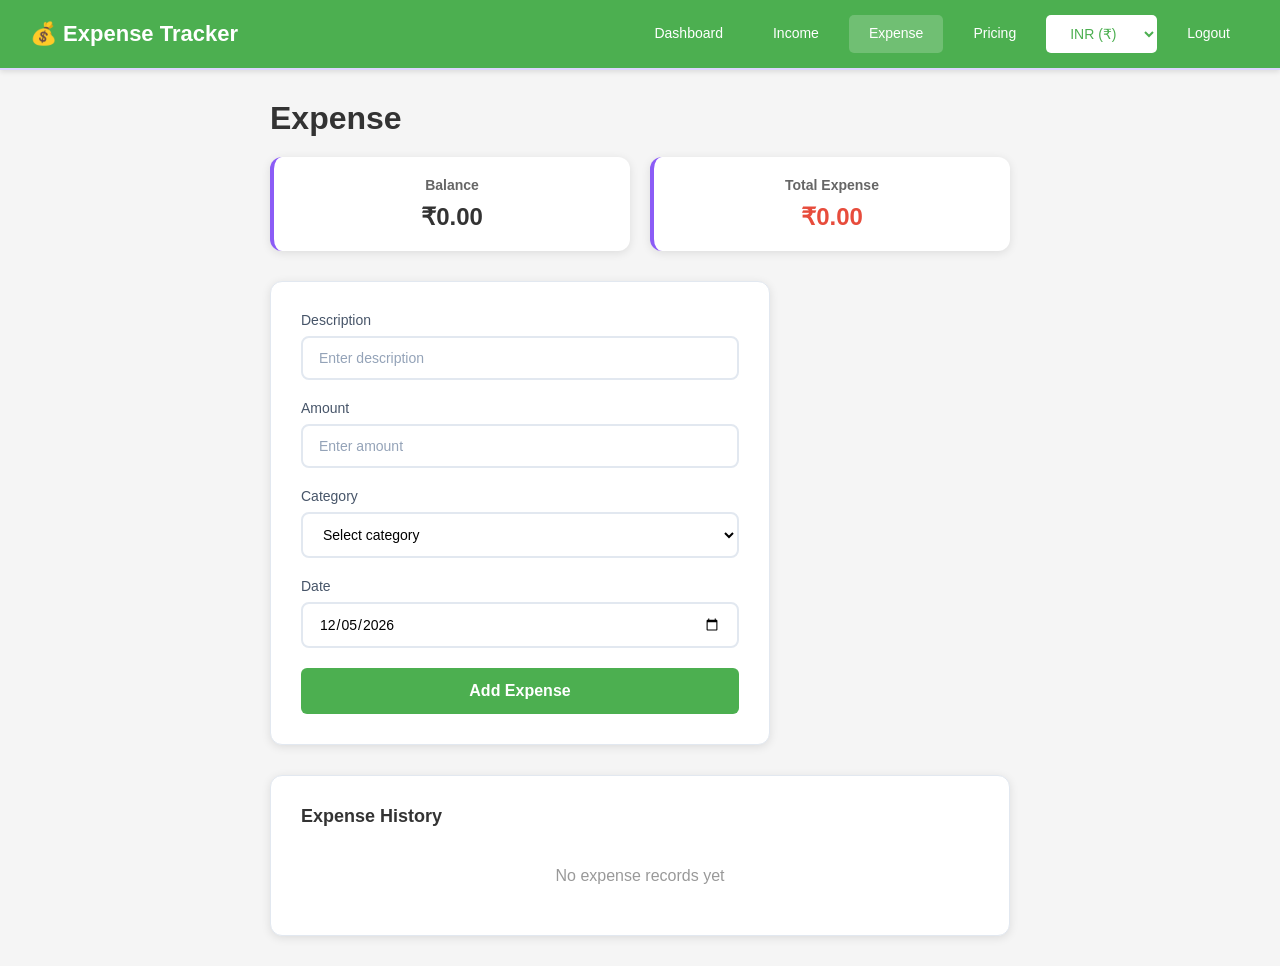
<file: expenses tracking/expense.html>
<!DOCTYPE html>
<html lang="en">
<head>
    <meta charset="UTF-8">
    <meta name="viewport" content="width=device-width, initial-scale=1.0">
    <title>Expense - Expense Tracker</title>
    <link rel="stylesheet" href="style.css">
    <style>
        body {
            font-family: Arial, sans-serif;
            margin: 0;
            padding: 0;
            background: #f5f5f5;
        }

        .navbar {
            display: flex;
            justify-content: space-between;
            align-items: center;
            padding: 15px 30px;
            background: #4CAF50;
            color: white;
            box-shadow: 0 2px 5px rgba(0,0,0,0.1);
        }

        .nav-brand h2 {
            margin: 0;
            color: white;
        }

        .nav-menu {
            display: flex;
            gap: 10px;
        }

        .nav-btn {
            padding: 10px 20px;
            background: transparent;
            color: white;
            border: none;
            border-radius: 5px;
            cursor: pointer;
            font-size: 14px;
            transition: background 0.3s;
            text-decoration: none;
            font-weight: 500;
        }

        .nav-btn:hover, .nav-btn.active {
            background: rgba(255,255,255,0.2);
        }

        .nav-btn.logout {
            background:none;
        
        }

        .nav-btn.logout:hover {
              background: rgba(255,255,255,0.2);
        }

        #expense-section {
            padding: 30px;
            max-width: 800px;
            margin: 0 auto;
        }

        h1 {
            color: #333;
            margin-bottom: 20px;
        }

        .form-container {
            background: white;
            padding: 30px;
            border-radius: 12px;
            box-shadow: 0 2px 10px rgba(0,0,0,0.1);
            margin-bottom: 30px;
        }

        .form-group {
            margin-bottom: 20px;
        }

        label {
            display: block;
            margin-bottom: 8px;
            color: #333;
            font-size: 14px;
            font-weight: 500;
        }

        input, select {
            width: 100%;
            padding: 12px 15px;
            border: 1px solid #ddd;
            border-radius: 6px;
            font-size: 14px;
            transition: border-color 0.3s, box-shadow 0.3s;
            box-sizing: border-box;
        }

        input:focus, select:focus {
            outline: none;
            border-color: #4CAF50;
            box-shadow: 0 0 0 3px rgba(76, 175, 80, 0.1);
        }

        .btn-submit {
            width: 100%;
            padding: 14px;
            background: #4CAF50;
            color: white;
            border: none;
            border-radius: 6px;
            font-size: 16px;
            font-weight: 600;
            cursor: pointer;
            transition: background 0.3s, transform 0.1s;
        }

        .btn-submit:hover {
            background: #45a049;
        }

        .btn-submit:active {
            transform: scale(0.98);
        }

        .transaction-list {
            background: white;
            padding: 30px;
            border-radius: 12px;
            box-shadow: 0 2px 10px rgba(0,0,0,0.1);
        }

        .transaction-list h3 {
            color: #333;
            margin-bottom: 20px;
        }

        .no-transactions {
            color: #999;
            text-align: center;
            padding: 20px;
        }

        .transaction-item {
            display: flex;
            justify-content: space-between;
            align-items: center;
            padding: 15px;
            border-bottom: 1px solid #eee;
        }

        .transaction-item:last-child {
            border-bottom: none;
        }

        .transaction-info {
            flex: 1;
        }

        .transaction-description {
            color: #333;
            font-weight: 500;
        }

        .transaction-date {
            color: #999;
            font-size: 12px;
            margin-top: 5px;
        }

        .transaction-amount.expense {
            color: #e74c3c;
            font-weight: 600;
            font-size: 16px;
        }

        .transaction-category {
            background: #f0f0f0;
            padding: 5px 10px;
            border-radius: 15px;
            font-size: 12px;
            color: #666;
            margin-left: 10px;
        }

        .delete-btn {
            background: #e74c3c;
            color: white;
            border: none;
            width: 30px;
            height: 30px;
            border-radius: 50%;
            cursor: pointer;
            font-size: 20px;
            display: flex;
            justify-content: center;
            align-items: center;
            margin-left: 15px;
            transition: background 0.3s;
        }

        .delete-btn:hover {
            background: #c0392b;
        }

        .balance-summary {
            display: flex;
            gap: 20px;
            margin-bottom: 30px;
        }

        .balance-card {
            flex: 1;
            background: white;
            padding: 20px;
            border-radius: 12px;
            box-shadow: 0 2px 10px rgba(0,0,0,0.1);
            text-align: center;
        }

        .balance-card h3 {
            margin: 0 0 10px 0;
            color: #666;
            font-size: 14px;
        }

        .balance-card p {
            margin: 0;
            font-size: 24px;
            font-weight: 600;
        }

        .balance-card.balance p {
            color: #333;
        }

        .balance-card.expense p {
            color: #e74c3c;
        }
    </style>
</head>
<body>
    <!-- Navigation -->
    <nav class="navbar">
        <div class="nav-brand">
            <h2>💰 Expense Tracker</h2>
        </div>
        <div class="nav-menu">
            <a href="index.html" class="nav-btn">Dashboard</a>
            <a href="income.html" class="nav-btn">Income</a>
            <a href="expense.html" class="nav-btn active">Expense</a>
            <a href="pricing.html" class="nav-btn">Pricing</a>
            <select id="currency-selector" class="nav-btn" style="background: white; color: #4CAF50; border: none; cursor: pointer; height: 38px;" onchange="setCurrency(this.value)">
                <option value="INR">INR (₹)</option>
                <option value="USD">USD ($)</option>
            </select>
            <span id="logout-btn" class="nav-btn logout">Logout</span>
        </div>
    </nav>

    <!-- Expense Section -->
    <div id="expense-section">
        <div id="trial-banner"></div>
        <h1>Expense</h1>
        
        <div class="balance-summary">
            <div class="balance-card balance">
                <h3>Balance</h3>
                <p id="total-balance">₹0.00</p>
            </div>
            <div class="balance-card expense">
                <h3>Total Expense</h3>
                <p id="total-expense">₹0.00</p>
            </div>
        </div>

        <div class="form-container">
            <form id="expense-form">
                <div class="form-group">
                    <label for="expense-description">Description</label>
                    <input type="text" id="expense-description" placeholder="Enter description" required>
                </div>
                <div class="form-group">
                    <label for="expense-amount">Amount</label>
                    <input type="number" id="expense-amount" placeholder="Enter amount" min="0" step="0.01" required>
                </div>
                <div class="form-group">
                    <label for="expense-category">Category</label>
                    <select id="expense-category" required>
                        <option value="">Select category</option>
                        <option value="food">Food</option>
                        <option value="transport">Transport</option>
                        <option value="shopping">Shopping</option>
                        <option value="bills">Bills</option>
                        <option value="entertainment">Entertainment</option>
                        <option value="health">Health</option>
                        <option value="other">Other</option>
                    </select>
                </div>
                <div class="form-group">
                    <label for="expense-date">Date</label>
                    <input type="date" id="expense-date" required>
                </div>
                <button type="submit" class="btn-submit">Add Expense</button>
            </form>
        </div>

        <div class="transaction-list">
            <h3>Expense History</h3>
            <div id="expense-list">
                <p class="no-transactions">No expense records yet</p>
            </div>
        </div>
    </div>

    <script src="script.js"></script>
    <script>
        // Check if user is logged in
        const currentUser = localStorage.getItem('currentUser');
        if (!currentUser) {
            window.location.href = 'login.html';
        }

        // Update display
        updateDisplay();
    </script>
</body>
</html>
</file>
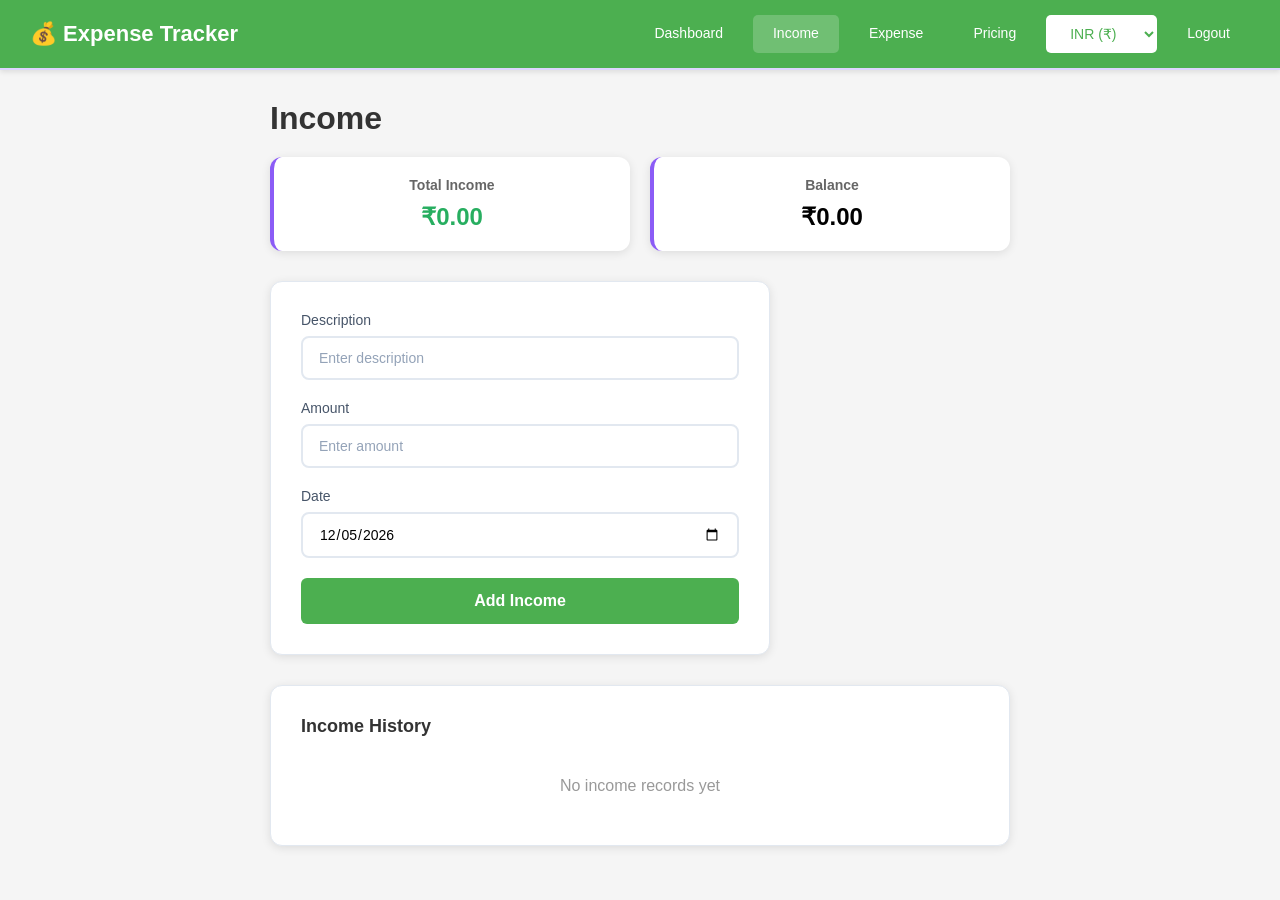
<file: expenses tracking/income.html>
<!DOCTYPE html>
<html lang="en">
<head>
    <meta charset="UTF-8">
    <meta name="viewport" content="width=device-width, initial-scale=1.0">
    <title>Income - Expense Tracker</title>
    <link rel="stylesheet" href="style.css">
    <style>
        body {
            font-family: Arial, sans-serif;
            margin: 0;
            padding: 0;
            background: #f5f5f5;
        }

        .navbar {
            display: flex;
            justify-content: space-between;
            align-items: center;
            padding: 15px 30px;
            background: #4CAF50;
            color: white;
            box-shadow: 0 2px 5px rgba(0,0,0,0.1);
        }

        .nav-brand h2 {
            margin: 0;
            color: white;
        }

        .nav-menu {
            display: flex;
            gap: 10px;
        }

        .nav-btn {
            padding: 10px 20px;
            background: transparent;
            color: white;
            border: none;
            border-radius: 5px;
            cursor: pointer;
            font-size: 14px;
            transition: background 0.3s;
            text-decoration: none;
            font-weight: 500;
        }

        .nav-btn:hover, .nav-btn.active {
            background: rgba(255,255,255,0.2);
        }

        .nav-btn.logout {
            background: none;
        }

        .nav-btn.logout:hover {
             background: rgba(255,255,255,0.2);
        }

        #income-section {
            padding: 30px;
            max-width: 800px;
            margin: 0 auto;
        }

        h1 {
            color: #333;
            margin-bottom: 20px;
        }

        .form-container {
            background: white;
            padding: 30px;
            border-radius: 12px;
            box-shadow: 0 2px 10px rgba(0,0,0,0.1);
            margin-bottom: 30px;
        }

        .form-group {
            margin-bottom: 20px;
        }

        label {
            display: block;
            margin-bottom: 8px;
            color: #333;
            font-size: 14px;
            font-weight: 500;
        }

        input {
            width: 100%;
            padding: 12px 15px;
            border: 1px solid #ddd;
            border-radius: 6px;
            font-size: 14px;
            transition: border-color 0.3s, box-shadow 0.3s;
            box-sizing: border-box;
        }

        input:focus {
            outline: none;
            border-color: #4CAF50;
            box-shadow: 0 0 0 3px rgba(76, 175, 80, 0.1);
        }

        .btn-submit {
            width: 100%;
            padding: 14px;
            background: #4CAF50;
            color: white;
            border: none;
            border-radius: 6px;
            font-size: 16px;
            font-weight: 600;
            cursor: pointer;
            transition: background 0.3s, transform 0.1s;
        }

        .btn-submit:hover {
            background: #45a049;
        }

        .btn-submit:active {
            transform: scale(0.98);
        }

        .transaction-list {
            background: white;
            padding: 30px;
            border-radius: 12px;
            box-shadow: 0 2px 10px rgba(0,0,0,0.1);
        }

        .transaction-list h3 {
            color: #333;
            margin-bottom: 20px;
        }

        .no-transactions {
            color: #999;
            text-align: center;
            padding: 20px;
        }

        .transaction-item {
            display: flex;
            justify-content: space-between;
            align-items: center;
            padding: 15px;
            border-bottom: 1px solid #eee;
        }

        .transaction-item:last-child {
            border-bottom: none;
        }

        .transaction-info {
            flex: 1;
        }

        .transaction-description {
            color: #333;
            font-weight: 500;
        }

        .transaction-date {
            color: #999;
            font-size: 12px;
            margin-top: 5px;
        }

        .transaction-amount.income {
            color: #27ae60;
            font-weight: 600;
            font-size: 16px;
        }

        .delete-btn {
            background: #e74c3c;
            color: white;
            border: none;
            width: 30px;
            height: 30px;
            border-radius: 50%;
            cursor: pointer;
            font-size: 20px;
            display: flex;
            justify-content: center;
            align-items: center;
            margin-left: 15px;
            transition: background 0.3s;
        }

        .delete-btn:hover {
            background: #c0392b;
        }

        .balance-summary {
            display: flex;
            gap: 20px;
            margin-bottom: 30px;
        }

        .balance-card {
            flex: 1;
            background: white;
            padding: 20px;
            border-radius: 12px;
            box-shadow: 0 2px 10px rgba(0,0,0,0.1);
            text-align: center;
        }

        .balance-card h3 {
            margin: 0 0 10px 0;
            color: #666;
            font-size: 14px;
        }

        .balance-card p {
            margin: 0;
            font-size: 24px;
            font-weight: 600;
        }

        .balance-card.income p {
            color: #27ae60;
        }

        .balance-card.expense p {
            color: #e74c3c;
        }
    </style>
</head>
<body>
    <!-- Navigation -->
    <nav class="navbar">
        <div class="nav-brand">
            <h2>💰 Expense Tracker</h2>
        </div>
        <div class="nav-menu">
            <a href="index.html" class="nav-btn">Dashboard</a>
            <a href="income.html" class="nav-btn active">Income</a>
            <a href="expense.html" class="nav-btn">Expense</a>
            <a href="pricing.html" class="nav-btn">Pricing</a>
            <select id="currency-selector" class="nav-btn" style="background: white; color: #4CAF50; border: none; cursor: pointer; height: 38px;" onchange="setCurrency(this.value)">
                <option value="INR">INR (₹)</option>
                <option value="USD">USD ($)</option>
            </select>
            <span id="logout-btn" class="nav-btn logout">Logout</span>
        </div>
    </nav>

    <!-- Income Section -->
    <div id="income-section">
        <div id="trial-banner"></div>
        <h1>Income</h1>
        
        <div class="balance-summary">
            <div class="balance-card income">
                <h3>Total Income</h3>
                <p id="total-income">₹0.00</p>
            </div>
            <div class="balance-card">
                <h3>Balance</h3>
                <p id="total-balance">₹0.00</p>
            </div>
        </div>

        <div class="form-container">
            <form id="income-form">
                <div class="form-group">
                    <label for="income-description">Description</label>
                    <input type="text" id="income-description" placeholder="Enter description" required>
                </div>
                <div class="form-group">
                    <label for="income-amount">Amount</label>
                    <input type="number" id="income-amount" placeholder="Enter amount" min="0" step="0.01" required>
                </div>
                <div class="form-group">
                    <label for="income-date">Date</label>
                    <input type="date" id="income-date" required>
                </div>
                <button type="submit" class="btn-submit">Add Income</button>
            </form>
        </div>

        <div class="transaction-list">
            <h3>Income History</h3>
            <div id="income-list">
                <p class="no-transactions">No income records yet</p>
            </div>
        </div>
    </div>

    <script src="script.js"></script>
    <script>
        // Check if user is logged in
        const currentUser = localStorage.getItem('currentUser');
        if (!currentUser) {
            window.location.href = 'login.html';
        }

        // Update display
        updateDisplay();
    </script>
</body>
</html>
</file>
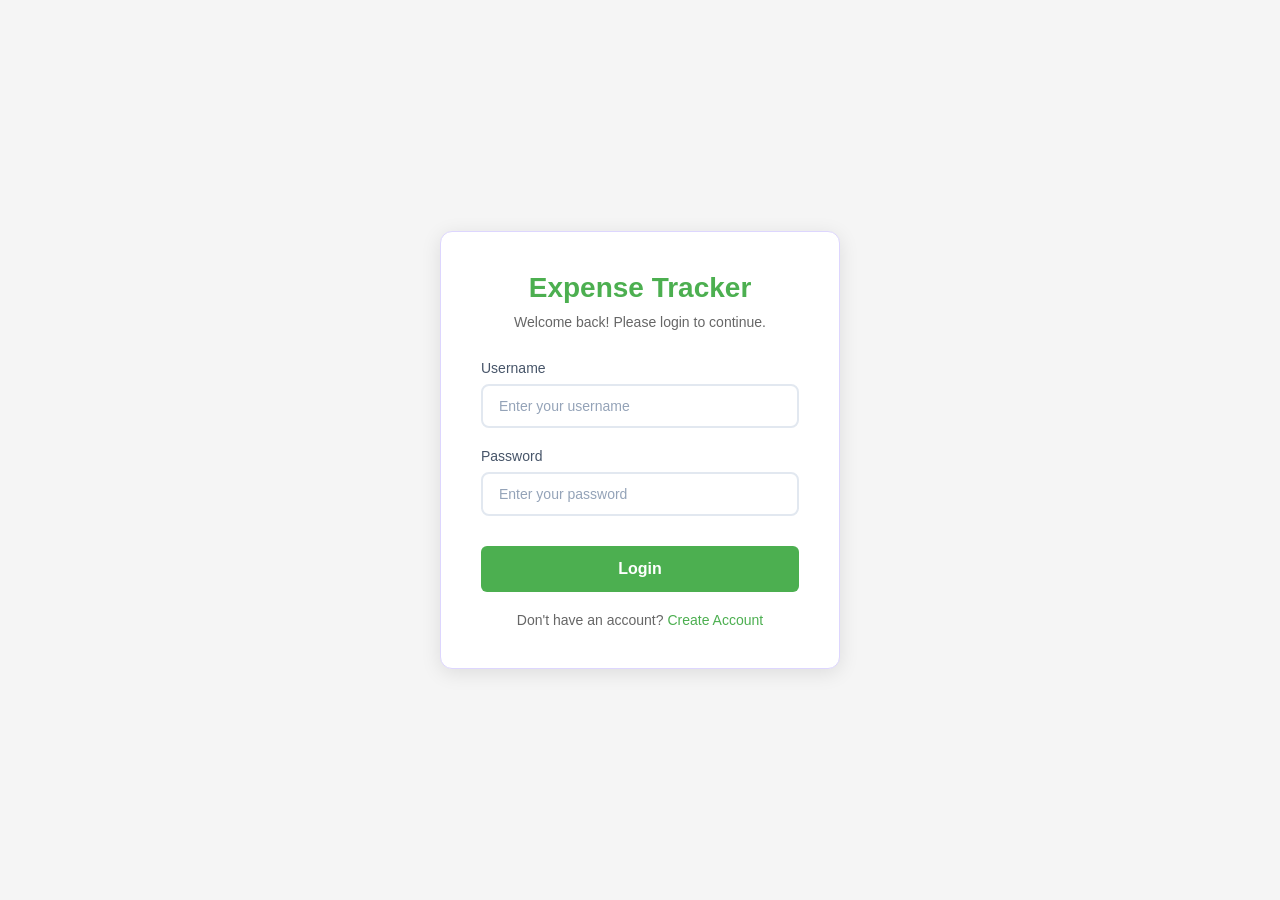
<file: expenses tracking/login.html>
<!DOCTYPE html>
<html lang="en">
<head>
    <meta charset="UTF-8">
    <meta name="viewport" content="width=device-width, initial-scale=1.0">
    <title>Login - Expense Tracker</title>
    <link rel="stylesheet" href="style.css">
    <style>
        #login-section {
            display: flex;
            justify-content: center;
            align-items: center;
            min-height: 100vh;
            padding: 20px;
            background: #f5f5f5;
        }

        .login-container {
            background: #ffffff;
            border-radius: 12px;
            box-shadow: 0 4px 20px rgba(0, 0, 0, 0.1);
            padding: 40px;
            width: 100%;
            max-width: 400px;
        }

        .login-header {
            text-align: center;
            margin-bottom: 30px;
        }

        .login-header h1 {
            color: #4CAF50;
            font-size: 28px;
            margin-bottom: 10px;
            font-weight: 600;
        }

        .login-header p {
            color: #666;
            font-size: 14px;
        }

        .form-group {
            margin-bottom: 20px;
        }

        label {
            display: block;
            margin-bottom: 8px;
            color: #333;
            font-size: 14px;
            font-weight: 500;
        }

        input {
            width: 100%;
            padding: 12px 15px;
            border: 1px solid #ddd;
            border-radius: 6px;
            font-size: 14px;
            transition: border-color 0.3s, box-shadow 0.3s;
            box-sizing: border-box;
        }

        input:focus {
            outline: none;
            border-color: #4CAF50;
            box-shadow: 0 0 0 3px rgba(76, 175, 80, 0.1);
        }

        input::placeholder {
            color: #999;
        }

        .btn-login {
            width: 100%;
            padding: 14px;
            background: #4CAF50;
            color: white;
            border: none;
            border-radius: 6px;
            font-size: 16px;
            font-weight: 600;
            cursor: pointer;
            transition: background 0.3s, transform 0.1s;
            margin-top: 10px;
        }

        .btn-login:hover {
            background: #45a049;
        }

        .btn-login:active {
            transform: scale(0.98);
        }

        .login-error {
            color: #e74c3c;
            font-size: 13px;
            text-align: center;
            margin-top: 15px;
            min-height: 20px;
        }

        .login-link {
            text-align: center;
            margin-top: 20px;
            color: #666;
            font-size: 14px;
        }

        .login-link a {
            color: #4CAF50;
            text-decoration: none;
            font-weight: 500;
            transition: color 0.3s;
        }

        .login-link a:hover {
            color: #45a049;
            text-decoration: underline;
        }
    </style>
</head>
<body>
    <!-- Login Section -->
    <div id="login-section" class="section active">
        <div class="login-container">
            <div class="login-header">
                <h1>Expense Tracker</h1>
                <p>Welcome back! Please login to continue.</p>
            </div>
            <form id="login-form">
                <div class="form-group">
                    <label for="username">Username</label>
                    <input type="text" id="username" name="username" placeholder="Enter your username" required>
                </div>
                <div class="form-group">
                    <label for="password">Password</label>
                    <input type="password" id="password" name="password" placeholder="Enter your password" required>
                </div>
                <button type="submit" class="btn-login">Login</button>
                <p class="login-error" id="login-error"></p>
                <p class="login-link">Don't have an account? <a href="register.html">Create Account</a></p>
            </form>
        </div>
    </div>

    <script src="script.js"></script>
</body>
</html>
</file>
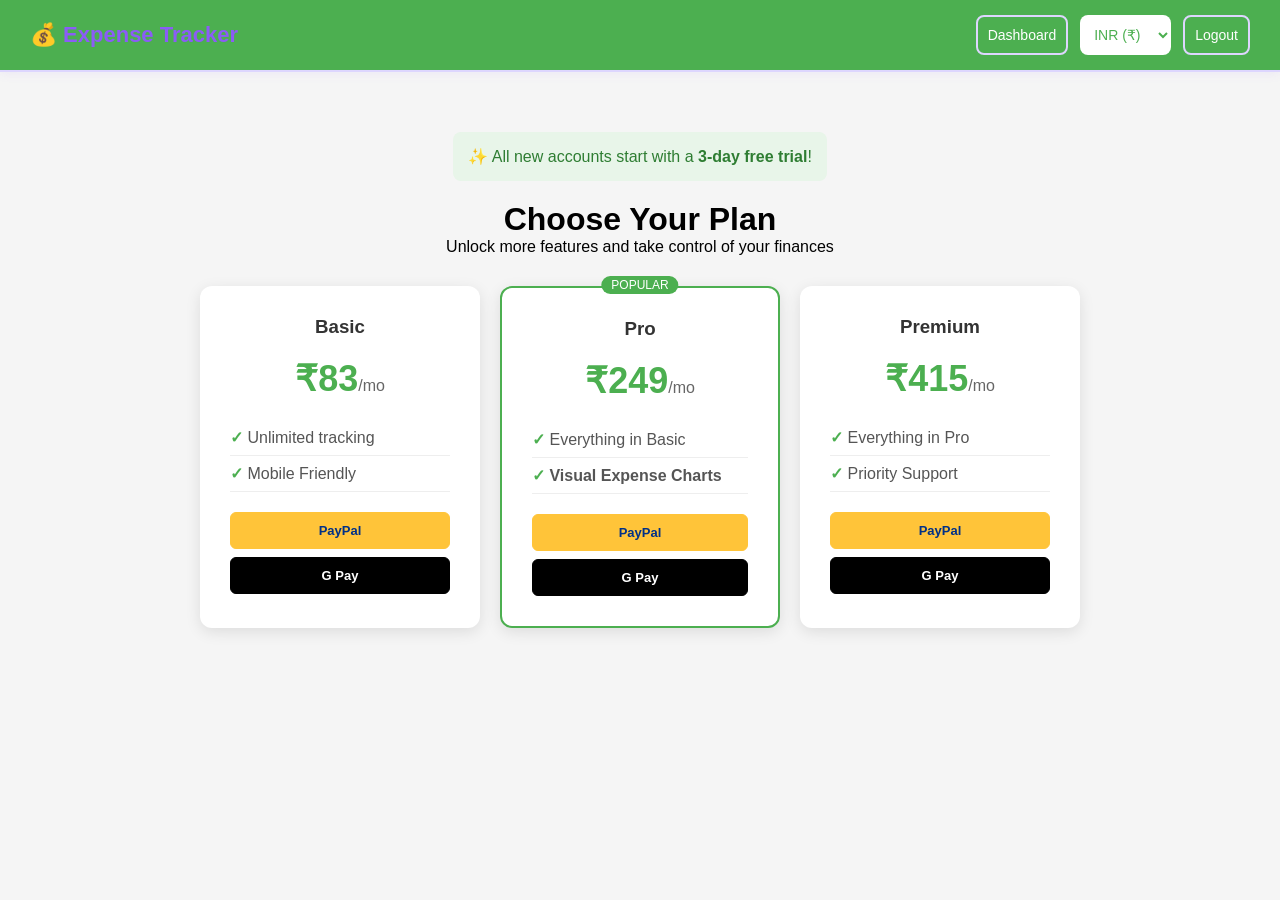
<file: expenses tracking/pricing.html>
<!DOCTYPE html>
<html lang="en">
<head>
    <meta charset="UTF-8">
    <meta name="viewport" content="width=device-width, initial-scale=1.0">
    <title>Pricing - Expense Tracker</title>
    <link rel="stylesheet" href="style.css">
    <style>
        body { font-family: Arial, sans-serif; background: #f5f5f5; margin: 0; }
        .navbar { display: flex; justify-content: space-between; align-items: center; padding: 15px 30px; background: #4CAF50; color: white; }
        .nav-btn { color: white; text-decoration: none; padding: 10px; }
        .container { max-width: 1000px; margin: 40px auto; padding: 20px; text-align: center; }
        .pricing-grid { display: flex; gap: 20px; flex-wrap: wrap; justify-content: center; margin-top: 30px; }
        .pricing-card { background: white; padding: 30px; border-radius: 12px; box-shadow: 0 4px 15px rgba(0,0,0,0.1); width: 280px; transition: transform 0.3s; }
        .pricing-card:hover { transform: translateY(-5px); }
        .pricing-card h3 { color: #333; margin-top: 0; }
        .price { font-size: 36px; font-weight: bold; color: #4CAF50; margin: 20px 0; }
        .price span { font-size: 16px; color: #666; font-weight: normal; }
        .features { list-style: none; padding: 0; margin: 20px 0; text-align: left; }
        .features li { padding: 8px 0; border-bottom: 1px solid #eee; color: #555; }
        .features li::before { content: "✓ "; color: #4CAF50; font-weight: bold; }
        .btn-upgrade { width: 100%; padding: 12px; background: #4CAF50; color: white; border: none; border-radius: 6px; font-size: 16px; font-weight: 600; cursor: pointer; }
        .btn-upgrade:hover { background: #45a049; }
        .payment-methods { display: flex; flex-direction: column; gap: 8px; margin-top: 15px; }
        .btn-pay { padding: 10px; border-radius: 6px; border: 1px solid #ddd; cursor: pointer; font-weight: 600; font-size: 13px; display: flex; align-items: center; justify-content: center; gap: 8px; transition: 0.2s; }
        .btn-paypal { background: #ffc439; color: #003087; border-color: #ffc439; }
        .btn-gpay { background: #000; color: #fff; border-color: #000; }
        .btn-pay:hover { opacity: 0.9; transform: scale(1.02); }
        .trial-info { background: #e8f5e9; padding: 15px; border-radius: 8px; margin-bottom: 20px; color: #2e7d32; display: inline-block; }
    </style>
</head>
<body>
    <nav class="navbar">
        <div class="nav-brand"><h2>💰 Expense Tracker</h2></div>
        <div class="nav-menu">
            <a href="index.html" class="nav-btn">Dashboard</a>
            <select id="currency-selector" class="nav-btn" style="background: white; color: #4CAF50; border: none; cursor: pointer;" onchange="setCurrency(this.value); refreshPricing();">
                <option value="INR">INR (₹)</option>
                <option value="USD">USD ($)</option>
            </select>
            <span id="logout-btn" class="nav-btn" style="cursor:pointer">Logout</span>
        </div>
    </nav>

    <div class="container">
        <div class="trial-info">✨ All new accounts start with a <strong>3-day free trial</strong>!</div>
        <h1>Choose Your Plan</h1>
        <p>Unlock more features and take control of your finances</p>
        <div class="pricing-grid">
            <div class="pricing-card">
                <h3>Basic</h3>
                <div class="price" id="price-basic">$1<span>/mo</span></div>
                <ul class="features">
                    <li>Unlimited tracking</li>
                    <li>Mobile Friendly</li>
                </ul>
                <div class="payment-methods">
                    <button class="btn-pay btn-paypal" onclick="processPayment('Basic', 'PayPal')">PayPal</button>
                    <button class="btn-pay btn-gpay" onclick="processPayment('Basic', 'GPay')">G Pay</button>
                </div>
            </div>
            <div class="pricing-card" style="border: 2px solid #4CAF50; position: relative;">
                <div style="position: absolute; top: -12px; left: 50%; transform: translateX(-50%); background: #4CAF50; color: white; padding: 2px 10px; border-radius: 10px; font-size: 12px;">POPULAR</div>
                <h3>Pro</h3>
                <div class="price" id="price-pro">$3<span>/mo</span></div>
                <ul class="features">
                    <li>Everything in Basic</li>
                    <li><strong>Visual Expense Charts</strong></li>
                </ul>
                <div class="payment-methods">
                    <button class="btn-pay btn-paypal" onclick="processPayment('Pro', 'PayPal')">PayPal</button>
                    <button class="btn-pay btn-gpay" onclick="processPayment('Pro', 'GPay')">G Pay</button>
                </div>
            </div>
            <div class="pricing-card">
                <h3>Premium</h3>
                <div class="price" id="price-premium">$5<span>/mo</span></div>
                <ul class="features">
                    <li>Everything in Pro</li>
                    <li>Priority Support</li>
                </ul>
                <div class="payment-methods">
                    <button class="btn-pay btn-paypal" onclick="processPayment('Premium', 'PayPal')">PayPal</button>
                    <button class="btn-pay btn-gpay" onclick="processPayment('Premium', 'GPay')">G Pay</button>
                </div>
            </div>
        </div>
    </div>
    <script src="script.js"></script>
    <script>
        function refreshPricing() {
            const curr = localStorage.getItem('preferredCurrency') || 'INR';
            const rate = 83;
            const prices = { basic: 1, pro: 3, premium: 5 };
            
            if (curr === 'USD') {
                document.getElementById('price-basic').innerHTML = `$${prices.basic}<span>/mo</span>`;
                document.getElementById('price-pro').innerHTML = `$${prices.pro}<span>/mo</span>`;
                document.getElementById('price-premium').innerHTML = `$${prices.premium}<span>/mo</span>`;
            } else {
                document.getElementById('price-basic').innerHTML = `₹${prices.basic * rate}<span>/mo</span>`;
                document.getElementById('price-pro').innerHTML = `₹${prices.pro * rate}<span>/mo</span>`;
                document.getElementById('price-premium').innerHTML = `₹${prices.premium * rate}<span>/mo</span>`;
            }
        }
        refreshPricing();
    </script>
</body>
</html>
</file>
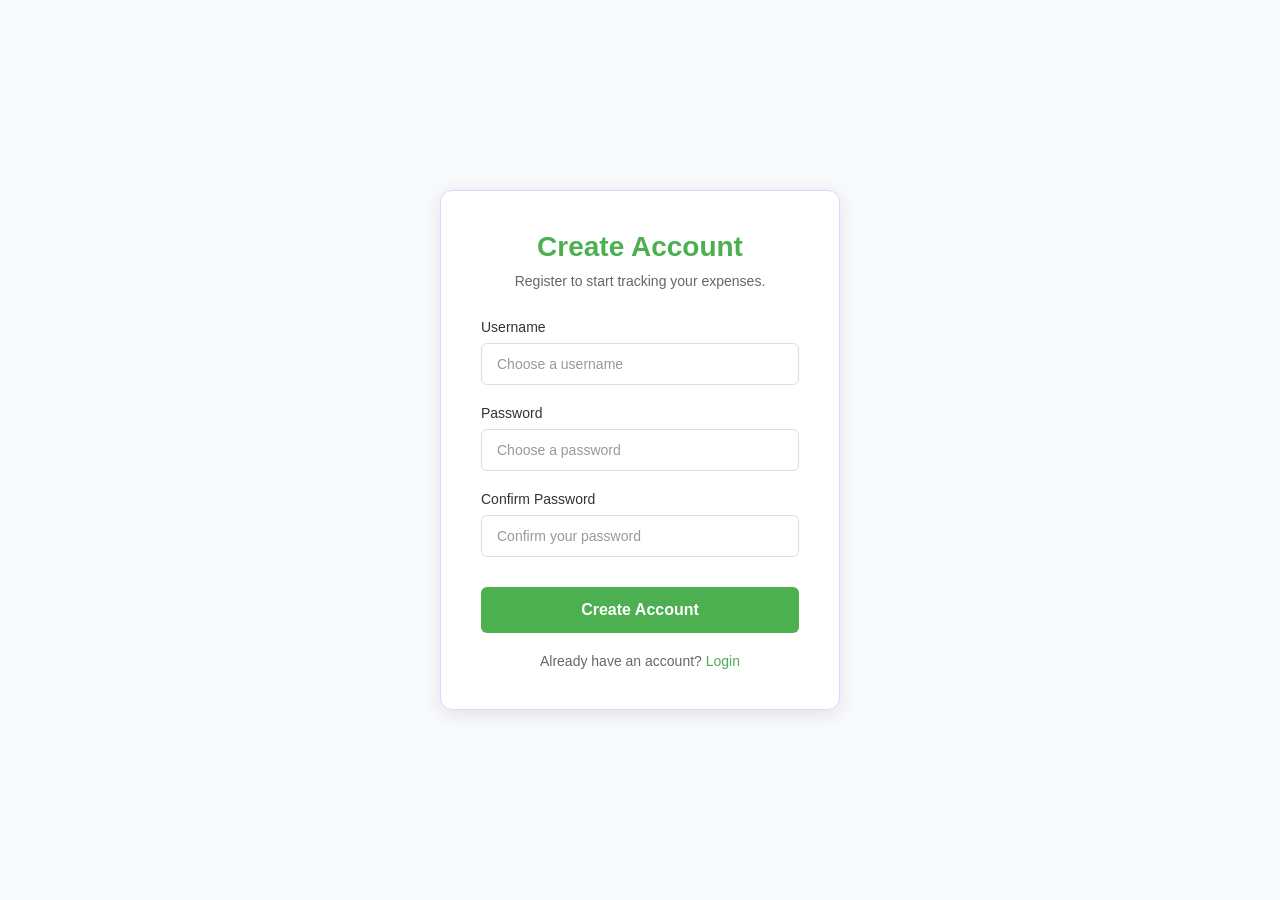
<file: expenses tracking/register.html>
<!DOCTYPE html>
<html lang="en">
<head>
    <meta charset="UTF-8">
    <meta name="viewport" content="width=device-width, initial-scale=1.0">
    <title>Register - Expense Tracker</title>
    <link rel="stylesheet" href="style.css">
    <style>
        #register-section {
            display: flex;
            justify-content: center;
            align-items: center;
            min-height: 100vh;
            padding: 20px;
        }

        .login-container {
            background: #ffffff;
            border-radius: 12px;
            box-shadow: 0 4px 20px rgba(0, 0, 0, 0.1);
            padding: 40px;
            width: 100%;
            max-width: 400px;
        }

        .login-header {
            text-align: center;
            margin-bottom: 30px;
        }

        .login-header h1 {
            color: #4CAF50;
            font-size: 28px;
            margin-bottom: 10px;
            font-weight: 600;
        }

        .login-header p {
            color: #666;
            font-size: 14px;
        }

        #register-form .form-group {
            margin-bottom: 20px;
        }

        #register-form label {
            display: block;
            margin-bottom: 8px;
            color: #333;
            font-size: 14px;
            font-weight: 500;
        }

        #register-form input {
            width: 100%;
            padding: 12px 15px;
            border: 1px solid #ddd;
            border-radius: 6px;
            font-size: 14px;
            transition: border-color 0.3s, box-shadow 0.3s;
            box-sizing: border-box;
        }

        #register-form input:focus {
            outline: none;
            border-color: #4CAF50;
            box-shadow: 0 0 0 3px rgba(76, 175, 80, 0.1);
        }

        #register-form input::placeholder {
            color: #999;
        }

        .btn-login {
            width: 100%;
            padding: 14px;
            background: #4CAF50;
            color: white;
            border: none;
            border-radius: 6px;
            font-size: 16px;
            font-weight: 600;
            cursor: pointer;
            transition: background 0.3s, transform 0.1s;
            margin-top: 10px;
        }

        .btn-login:hover {
            background: #45a049;
        }

        .btn-login:active {
            transform: scale(0.98);
        }

        .register-error {
            color: #e74c3c;
            font-size: 13px;
            text-align: center;
            margin-top: 15px;
            min-height: 20px;
        }

        .register-success {
            color: #27ae60;
            font-size: 13px;
            text-align: top;
            margin-top: 15px;
            min-height: 20px;
        }

        .login-link {
            text-align: center;
            margin-top: 20px;
            color: #666;
            font-size: 14px;
        }

        .login-link a {
            color: #4CAF50;
            text-decoration: none;
            font-weight: 500;
            transition: color 0.3s;
        }

        .login-link a:hover {
            color: #45a049;
            text-decoration: underline;
        }
    </style>
</head>
<body>
    <div id="register-section" class="section active">
        <div class="login-container">
            <div class="login-header">
                <h1>Create Account</h1>
                <p>Register to start tracking your expenses.</p>
            </div>
            <form id="register-form">
                <div class="form-group">
                    <label for="reg-username">Username</label>
                    <input type="text" id="reg-username" name="username" placeholder="Choose a username" required>
                </div>
                <div class="form-group">
                    <label for="reg-password">Password</label>
                    <input type="password" id="reg-password" name="password" placeholder="Choose a password" required>
                </div>
                <div class="form-group">
                    <label for="reg-confirm-password">Confirm Password</label>
                    <input type="password" id="reg-confirm-password" name="confirm-password" placeholder="Confirm your password" required>
                </div>
                <button type="submit" class="btn-login">Create Account</button>
                <p class="register-error" id="register-error"></p>
                <p class="login-link">Already have an account? <a href="login.html">Login</a></p>
            </form>
        </div>
    </div>

    <script src="script.js"></script>
</body>
</html>
</file>
<file: expenses tracking/style.css>
* {
    margin: 0;
    padding: 0;
    box-sizing: border-box;
    font-family: 'Segoe UI', Tahoma, Geneva, Verdana, sans-serif;
}

:root {
    --primary-violet: #8B5CF6;
    --dark-violet: #7C3AED;
    --light-violet: #A78BFA;
    --pale-violet: #DDD6FE;
    --white: #ffffff;
    --off-white: #F8FAFC;
    --light-gray: #E2E8F0;
    --dark-gray: #475569;
    --success: #10B981;
    --danger: #EF4444;
}

body {
    background-color: var(--off-white);
    min-height: 100vh;
}

/* Section Visibility */
.section {
    display: none;
}

.section.active {
    display: block;
}

/* Login Section Styles */
#login-section {
    min-height: 100vh;
    display: flex;
    align-items: center;
    justify-content: center;
    background: linear-gradient(135deg, var(--pale-violet) 0%, var(--white) 100%);
}

.login-container {
    background: var(--white);
    padding: 40px;
    border-radius: 16px;
    box-shadow: 0 10px 40px rgba(139, 92, 246, 0.15);
    width: 100%;
    max-width: 400px;
    border: 1px solid var(--pale-violet);
}

.login-header {
    text-align: center;
    margin-bottom: 30px;
}

.login-header h1 {
    color: var(--primary-violet);
    font-size: 28px;
    margin-bottom: 8px;
}

.login-header p {
    color: var(--dark-gray);
    font-size: 14px;
}

.form-group {
    margin-bottom: 20px;
}

.form-group label {
    display: block;
    margin-bottom: 8px;
    color: var(--dark-gray);
    font-weight: 500;
    font-size: 14px;
}

.form-group input,
.form-group select {
    width: 100%;
    padding: 12px 16px;
    border: 2px solid var(--light-gray);
    border-radius: 8px;
    font-size: 14px;
    transition: all 0.3s ease;
    background: var(--white);
}

.form-group input:focus,
.form-group select:focus {
    outline: none;
    border-color: var(--primary-violet);
    box-shadow: 0 0 0 3px rgba(139, 92, 246, 0.1);
}

.form-group input::placeholder {
    color: #94A3B8;
}

.btn-login {
    width: 100%;
    padding: 14px;
    background: linear-gradient(135deg, var(--primary-violet) 0%, var(--dark-violet) 100%);
    color: var(--white);
    border: none;
    border-radius: 8px;
    font-size: 16px;
    font-weight: 600;
    cursor: pointer;
    transition: all 0.3s ease;
}

.btn-login:hover {
    transform: translateY(-2px);
    box-shadow: 0 6px 20px rgba(139, 92, 246, 0.3);
}

.login-error {
    color: var(--danger);
    font-size: 14px;
    text-align: center;
    margin-top: 15px;
    display: none;
}

.login-error.show {
    display: block;
}

.login-link {
    text-align: center;
    margin-top: 20px;
    color: var(--dark-gray);
    font-size: 14px;
}

.login-link a {
    color: var(--primary-violet);
    text-decoration: none;
    font-weight: 600;
}

.login-link a:hover {
    text-decoration: underline;
}

.register-error {
    color: var(--danger);
    font-size: 14px;
    text-align: center;
    margin-top: 15px;
    display: none;
}

.register-error.show {
    display: block;
}

.register-success {
    color: var(--success);
    font-size: 14px;
    text-align: center;
    margin-top: 15px;
    display: none;
}

.register-success.show {
    display: block;
}

/* App Section Styles */
#app-section {
    min-height: 100vh;
}

/* Navigation */
.navbar {
    background: var(--white);
    padding: 16px 32px;
    display: flex;
    justify-content: space-between;
    align-items: center;
    box-shadow: 0 2px 10px rgba(139, 92, 246, 0.08);
    position: sticky;
    top: 0;
    z-index: 100;
    border-bottom: 2px solid var(--pale-violet);
}

.nav-brand h2 {
    color: var(--primary-violet);
    font-size: 22px;
}

.nav-menu {
    display: flex;
    gap: 12px;
}

.nav-btn {
    padding: 10px 20px;
    background: transparent;
    border: 2px solid var(--pale-violet);
    border-radius: 8px;
    color: var(--dark-gray);
    font-size: 14px;
    font-weight: 500;
    cursor: pointer;
    transition: all 0.3s ease;
}

.nav-btn:hover {
    border-color: var(--primary-violet);
    color: var(--primary-violet);
}

.nav-btn.active {
    background: var(--primary-violet);
    border-color: var(--primary-violet);
    color: var(--white);
}


/* Content Sections */
.content-section {
    display: none;
    padding: 40px;
    max-width: 1200px;
    margin: 0 auto;
}

.content-section.active {
    display: block;
    animation: fadeIn 0.3s ease;
}

@keyframes fadeIn {
    from {
        opacity: 0;
        transform: translateY(10px);
    }
    to {
        opacity: 1;
        transform: translateY(0);
    }
}

.content-section h1 {
    color: var(--dark-gray);
    font-size: 28px;
    margin-bottom: 30px;
}

/* Dashboard Cards */
.dashboard-cards {
    display: grid;
    grid-template-columns: repeat(auto-fit, minmax(280px, 1fr));
    gap: 24px;
    margin-bottom: 40px;
}

.card {
    background: var(--white);
    padding: 24px;
    border-radius: 12px;
    box-shadow: 0 4px 15px rgba(139, 92, 246, 0.08);
    border: 1px solid var(--light-gray);
}

.card h3 {
    color: var(--dark-gray);
    font-size: 14px;
    font-weight: 500;
    margin-bottom: 12px;
}

.balance-card {
    border-left: 4px solid var(--primary-violet);
}

.income-card {
    border-left: 4px solid var(--success);
}

.expense-card {
    border-left: 4px solid var(--danger);
}

.balance-amount,
.income-amount,
.expense-amount {
    font-size: 32px;
    font-weight: 700;
}

.balance-amount {
    color: var(--primary-violet);
}

.income-amount {
    color: var(--success);
}

.expense-amount {
    color: var(--danger);
}

/* Recent Transactions */
.recent-transactions {
    background: var(--white);
    padding: 24px;
    border-radius: 12px;
    box-shadow: 0 4px 15px rgba(139, 92, 246, 0.08);
    border: 1px solid var(--light-gray);
}

.recent-transactions h3 {
    color: var(--dark-gray);
    font-size: 18px;
    margin-bottom: 20px;
}

.no-transactions {
    color: #94A3B8;
    text-align: center;
    padding: 20px;
}

/* Form Container */
.form-container {
    background: var(--white);
    padding: 30px;
    border-radius: 12px;
    box-shadow: 0 4px 15px rgba(139, 92, 246, 0.08);
    border: 1px solid var(--light-gray);
    margin-bottom: 30px;
    max-width: 500px;
}

.btn-submit {
    width: 100%;
    padding: 14px;
    background: linear-gradient(135deg, var(--primary-violet) 0%, var(--dark-violet) 100%);
    color: var(--white);
    border: none;
    border-radius: 8px;
    font-size: 16px;
    font-weight: 600;
    cursor: pointer;
    transition: all 0.3s ease;
}

.btn-submit:hover {
    transform: translateY(-2px);
    box-shadow: 0 6px 20px rgba(139, 92, 246, 0.3);
}

/* Transaction List */
.transaction-list {
    background: var(--white);
    padding: 24px;
    border-radius: 12px;
    box-shadow: 0 4px 15px rgba(139, 92, 246, 0.08);
    border: 1px solid var(--light-gray);
}

.transaction-list h3 {
    color: var(--dark-gray);
    font-size: 18px;
    margin-bottom: 20px;
}

.transaction-item {
    display: flex;
    justify-content: space-between;
    align-items: center;
    padding: 16px;
    border-bottom: 1px solid var(--light-gray);
    transition: background 0.2s ease;
}

.transaction-item:hover {
    background: var(--off-white);
}

.transaction-item:last-child {
    border-bottom: none;
}

.transaction-info {
    flex: 1;
}

.transaction-description {
    color: var(--dark-gray);
    font-weight: 500;
    margin-bottom: 4px;
}

.transaction-date {
    color: #94A3B8;
    font-size: 12px;
}

.transaction-amount {
    font-weight: 600;
    font-size: 16px;
}

.transaction-amount.income {
    color: var(--success);
}

.transaction-amount.expense {
    color: var(--danger);
}

.transaction-category {
    background: var(--pale-violet);
    color: var(--dark-violet);
    padding: 4px 12px;
    border-radius: 20px;
    font-size: 12px;
    margin-left: 15px;
}

.delete-btn {
    background: transparent;
    border: none;
    color: var(--danger);
    cursor: pointer;
    padding: 8px;
    margin-left: 10px;
    font-size: 18px;
    transition: transform 0.2s ease;
}

.delete-btn:hover {
    transform: scale(1.2);
}

/* Responsive Design */
@media (max-width: 768px) {
    .navbar {
        flex-direction: column;
        gap: 16px;
        padding: 16px;
    }
    
    .nav-menu {
        flex-wrap: wrap;
        justify-content: center;
    }
    
    .content-section {
        padding: 20px;
    }
    
    .dashboard-cards {
        grid-template-columns: 1fr;
    }
}

/* Toast Notifications */
.toast-container {
    position: fixed;
    top: 20px;
    right: 20px;
    z-index: 1000;
    display: flex;
    flex-direction: column;
    gap: 10px;
}

.toast {
    background: var(--white);
    color: var(--dark-gray);
    padding: 16px 24px;
    border-radius: 8px;
    box-shadow: 0 4px 12px rgba(0, 0, 0, 0.15);
    border-left: 4px solid var(--success);
    min-width: 300px;
    font-weight: 500;
    animation: slideInRight 0.3s ease forwards;
}

@keyframes slideInRight {
    from { transform: translateX(100%); opacity: 0; }
    to { transform: translateX(0); opacity: 1; }
}
</file>
